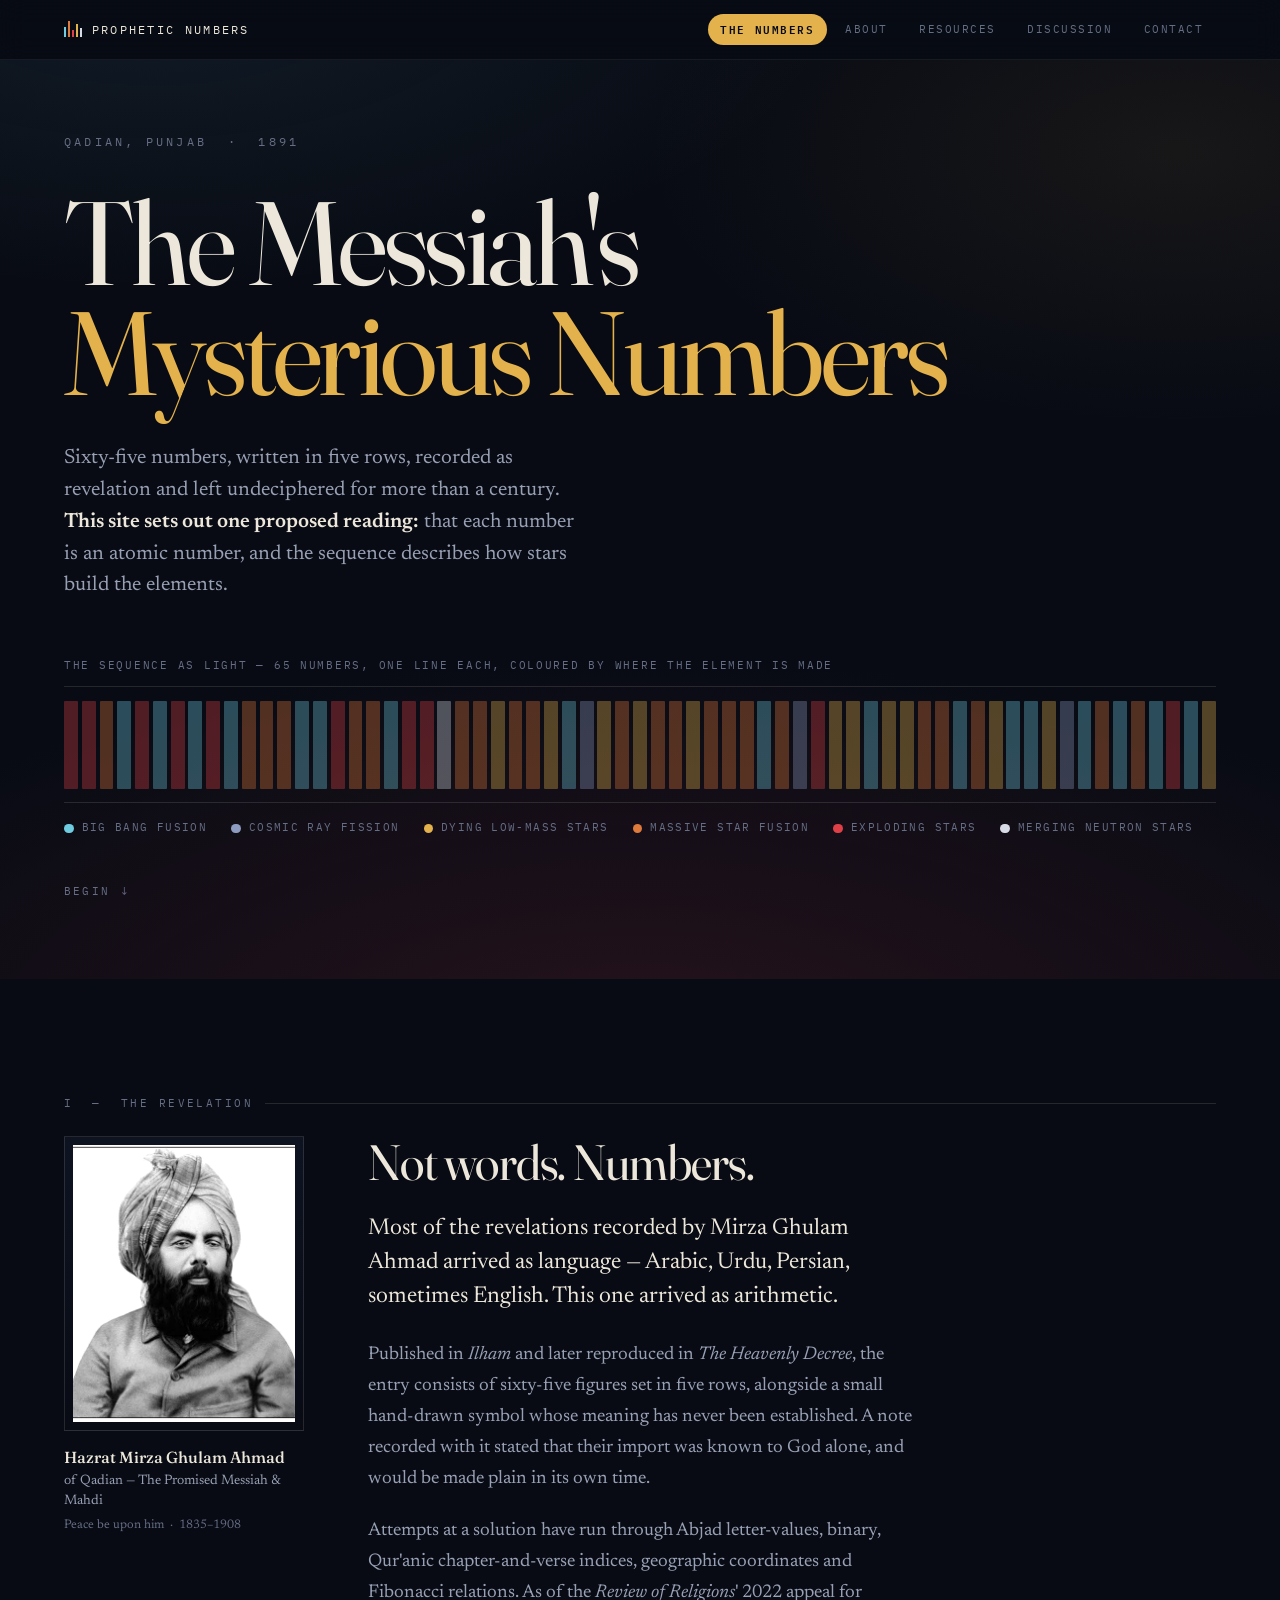
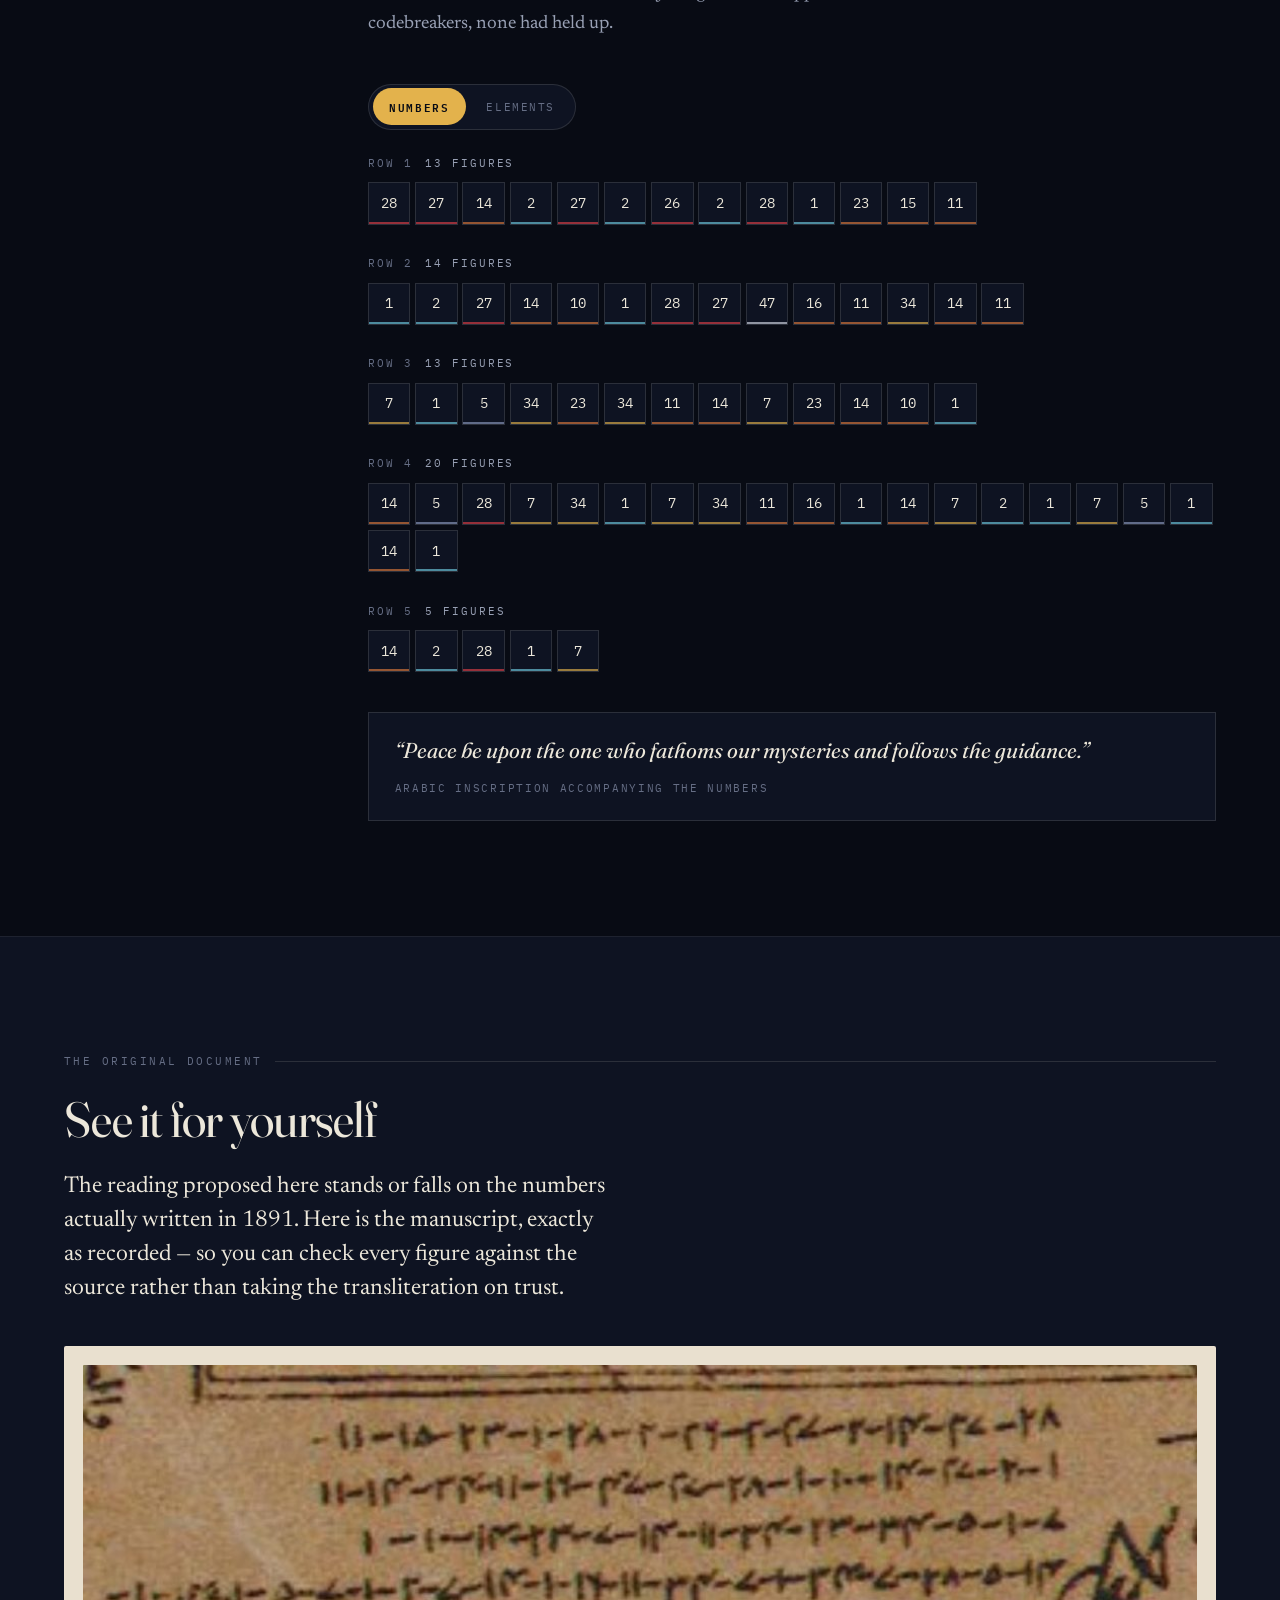
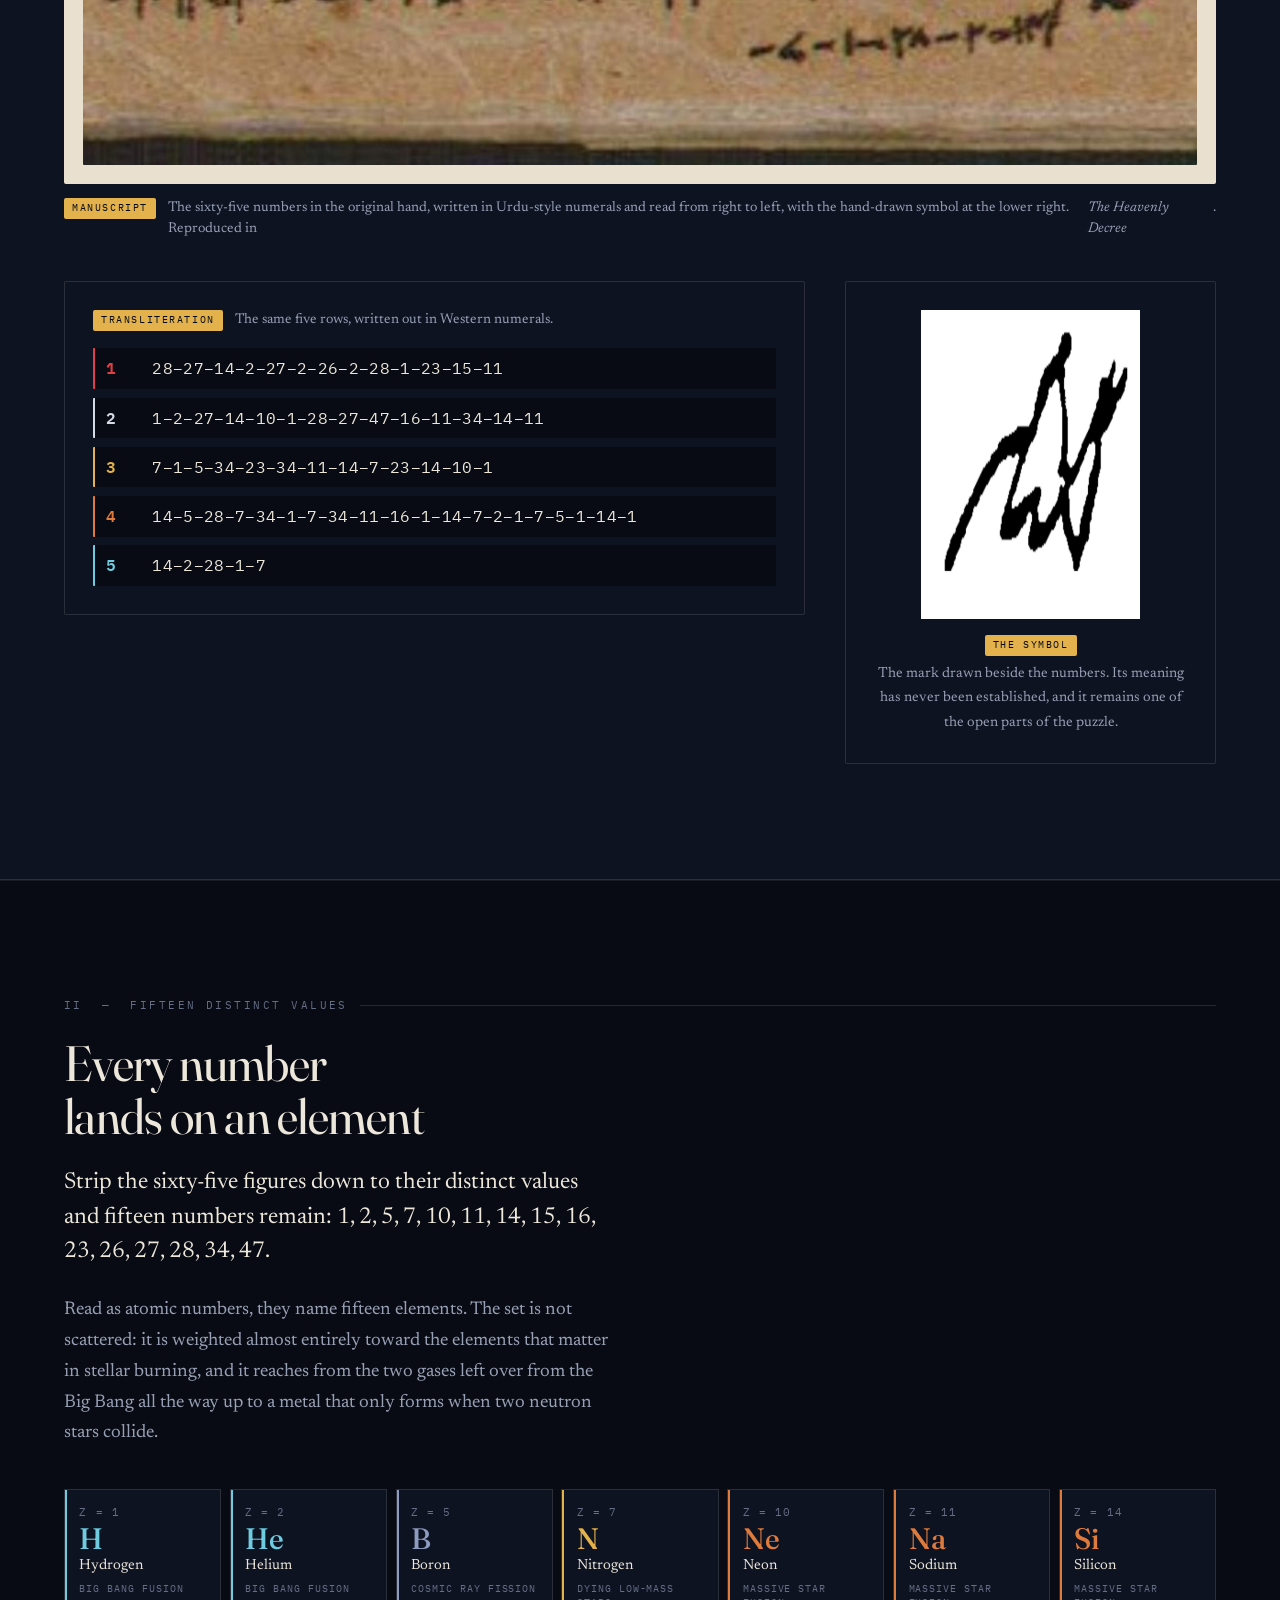
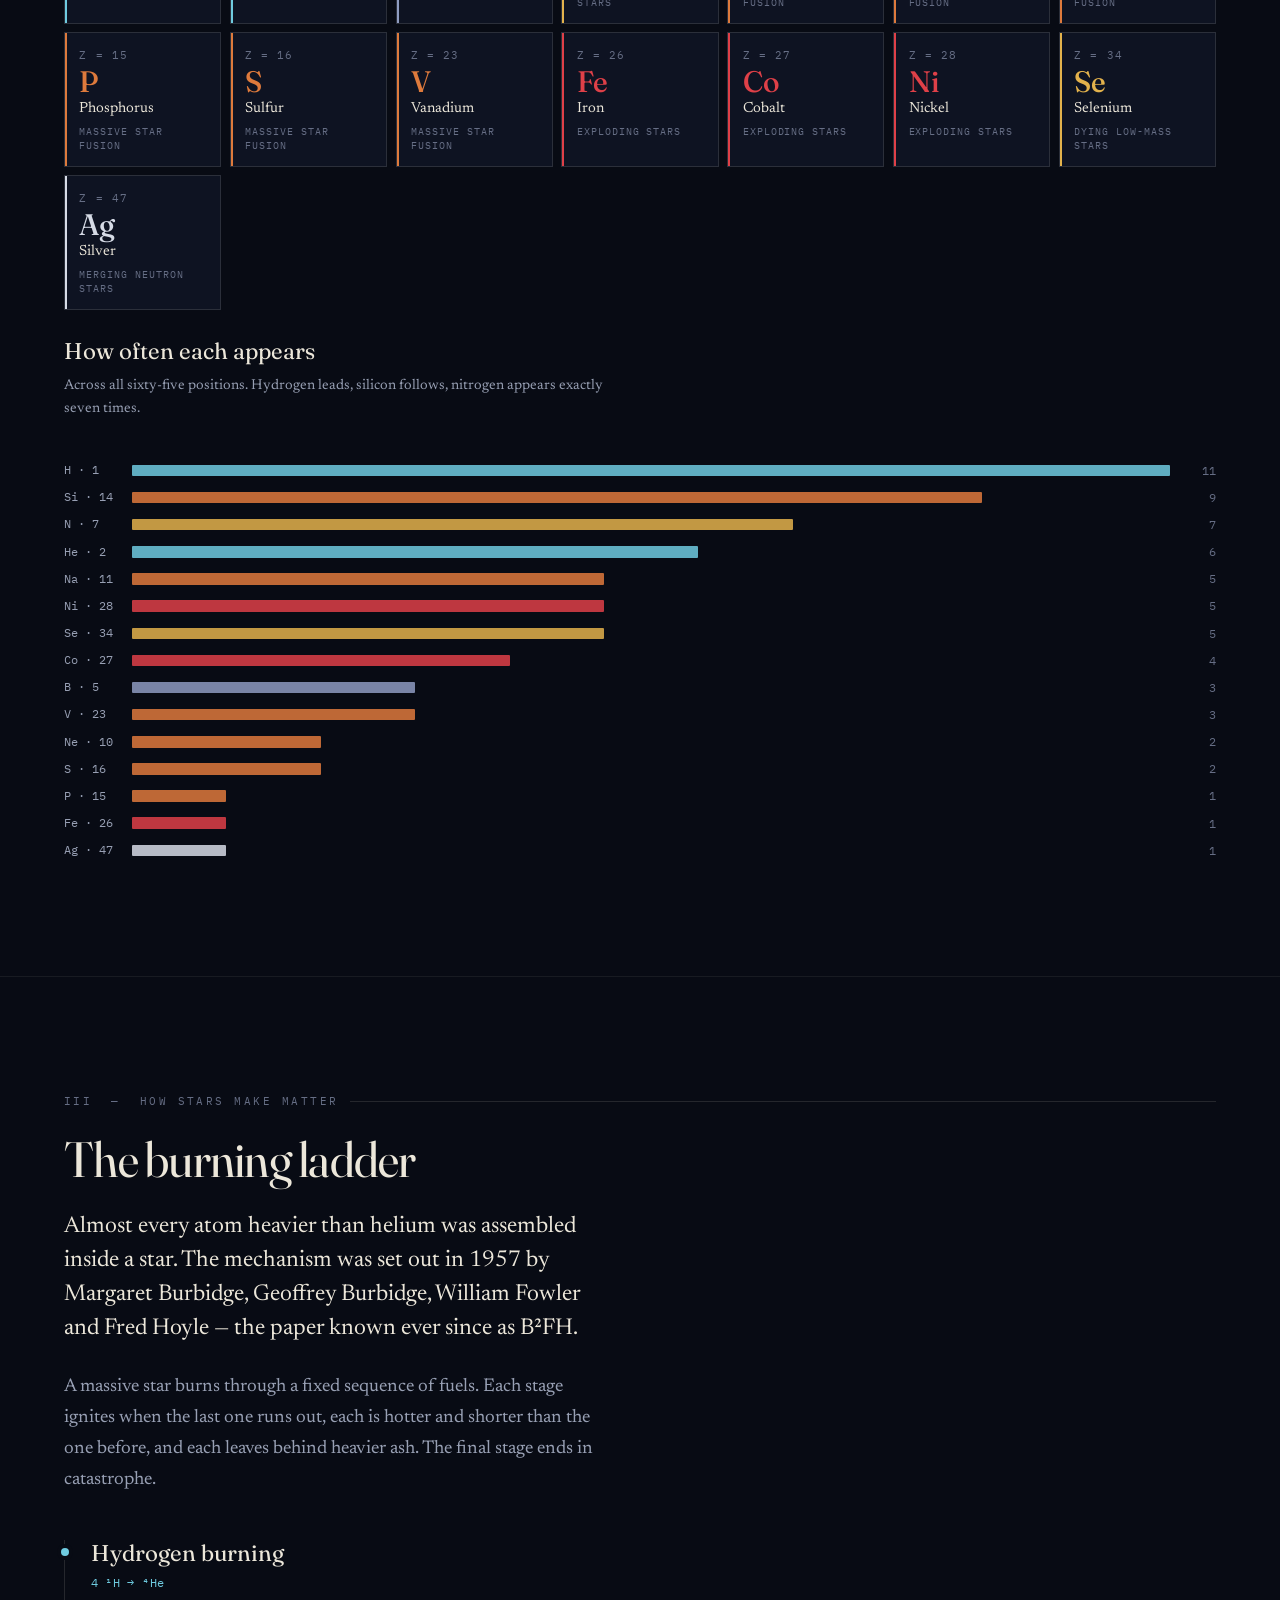
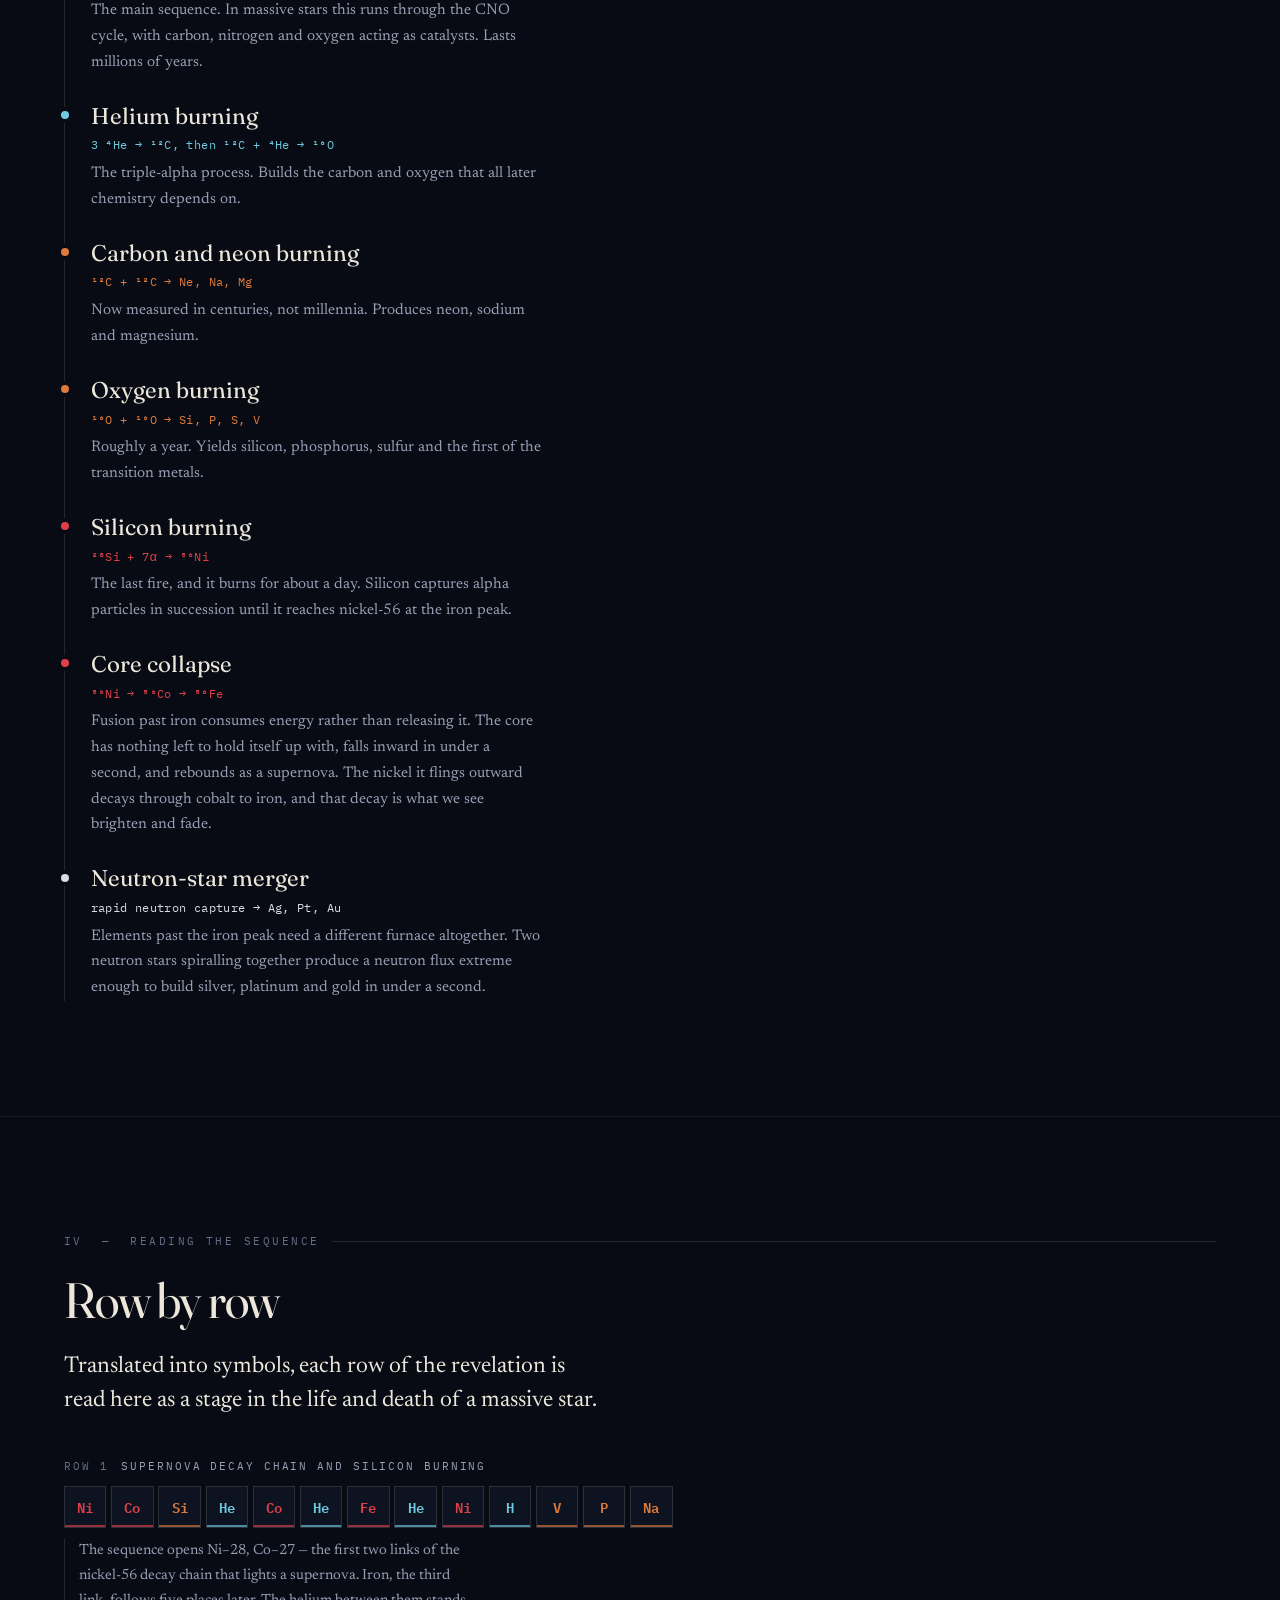
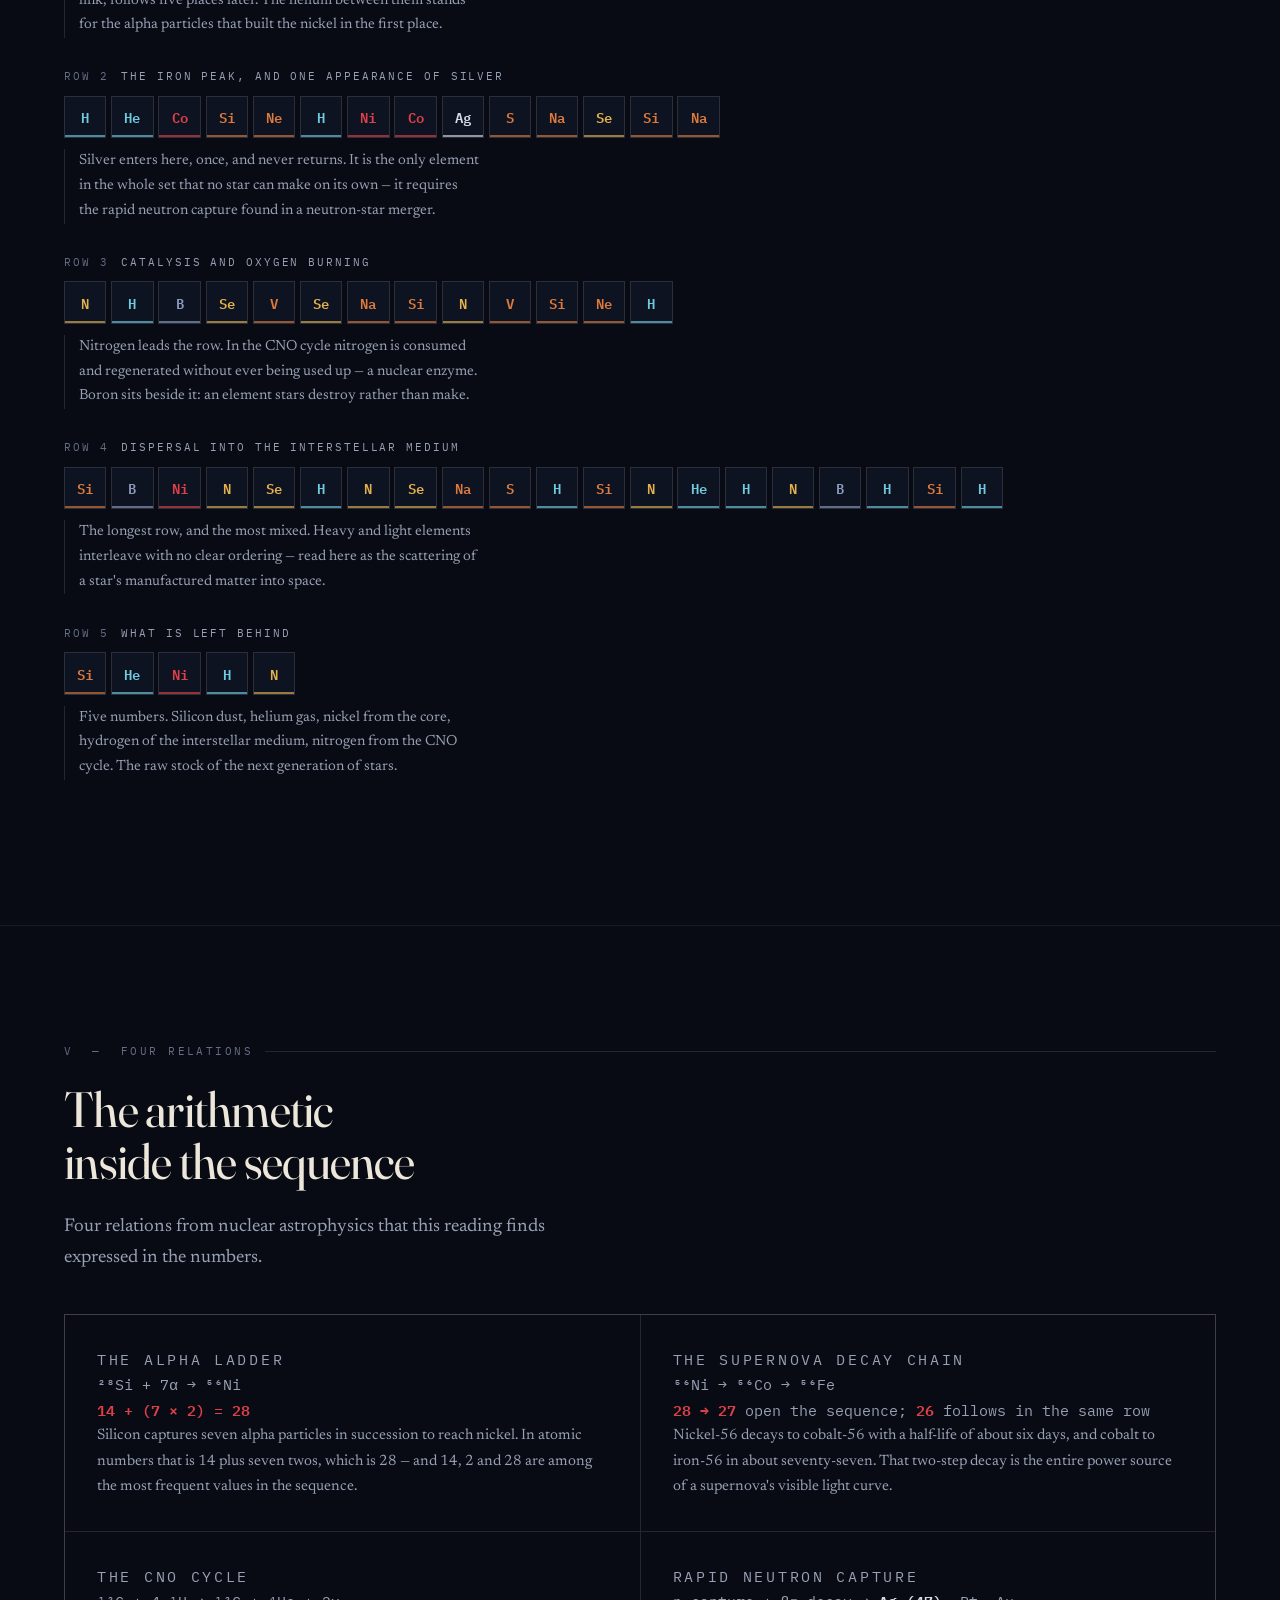
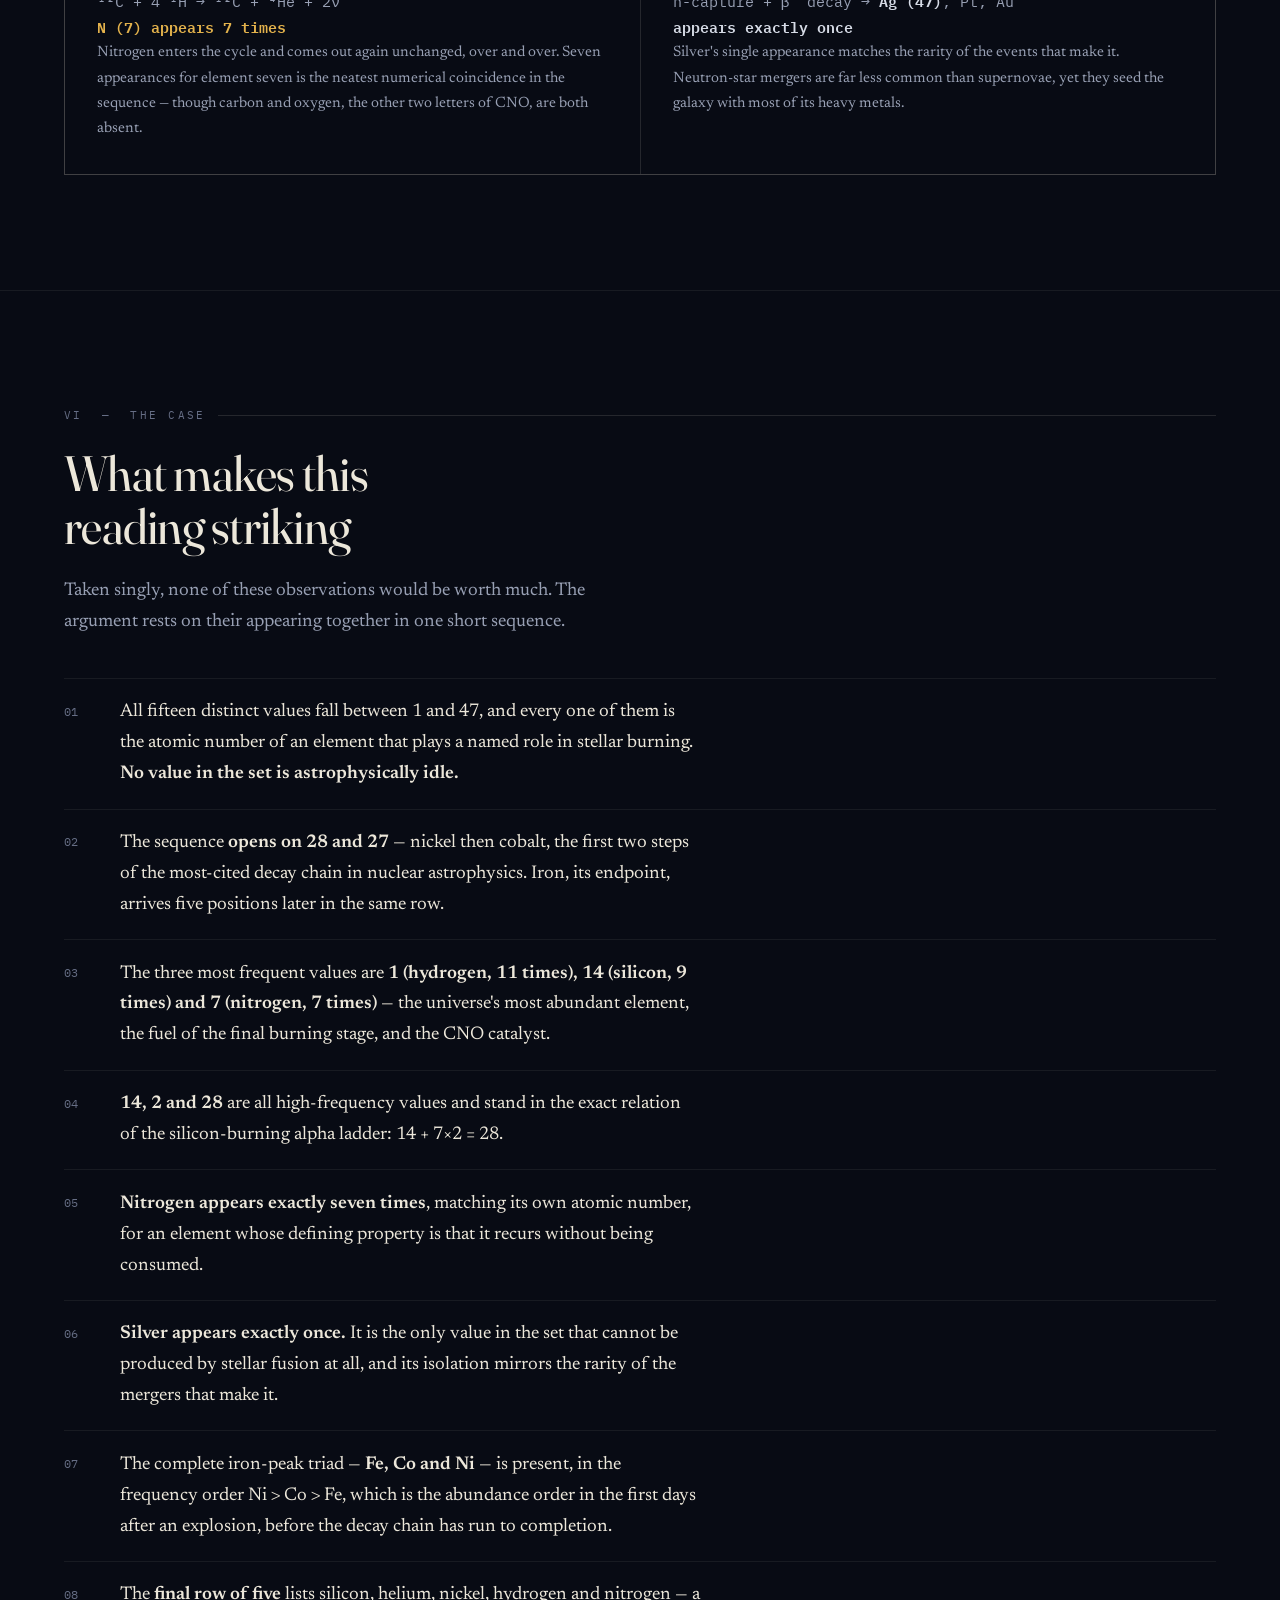
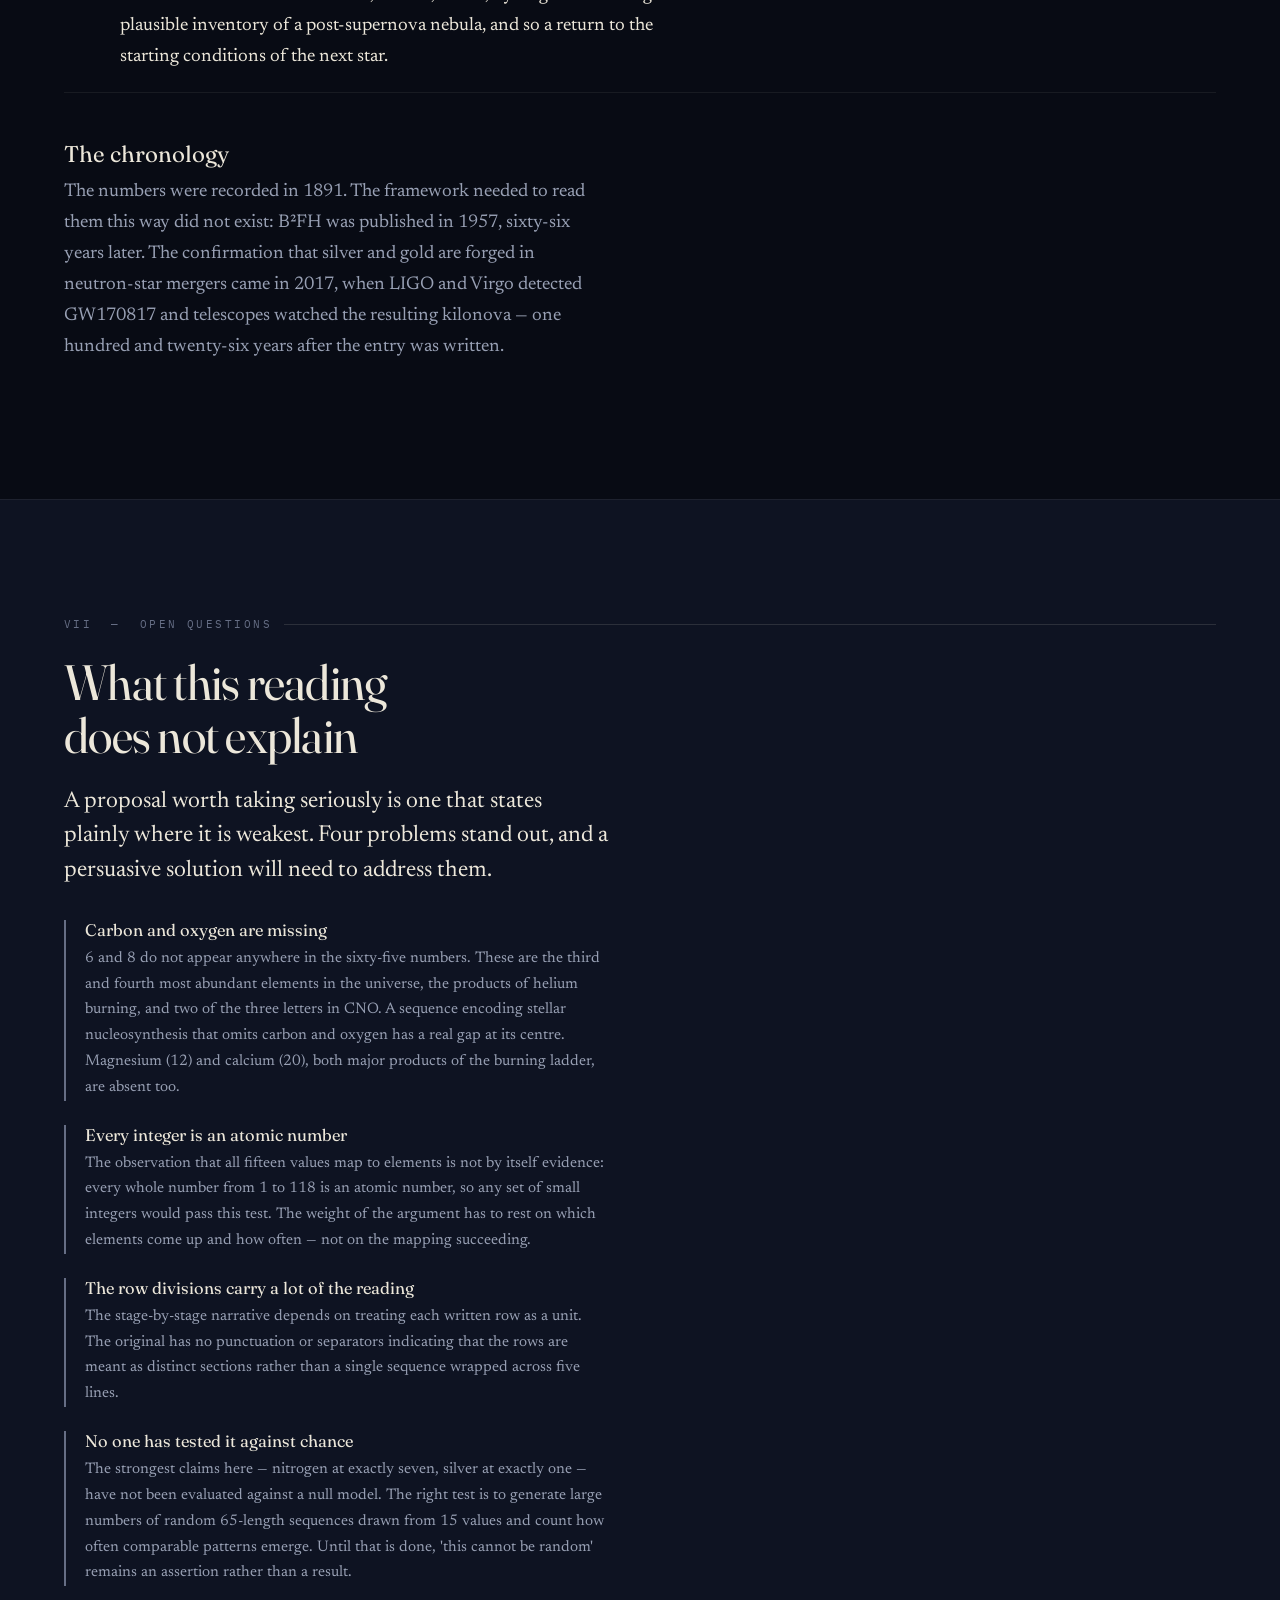
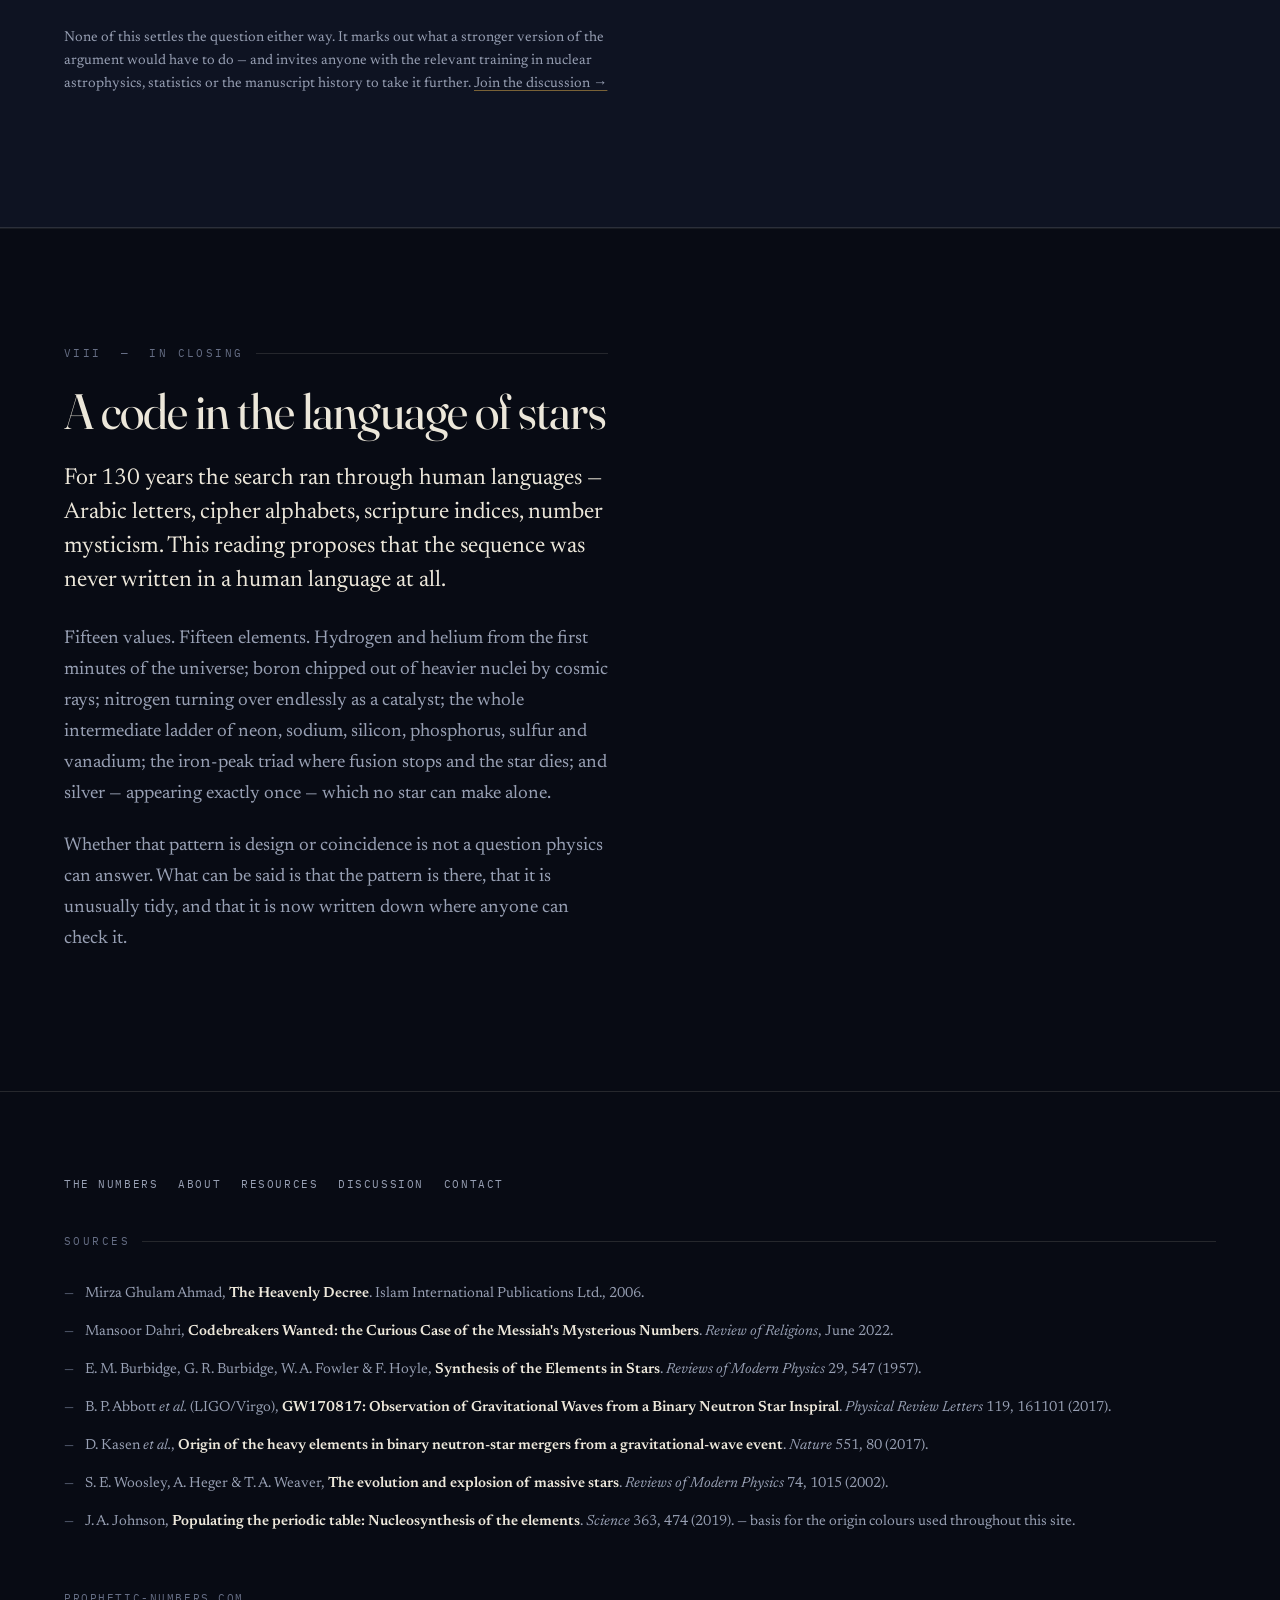
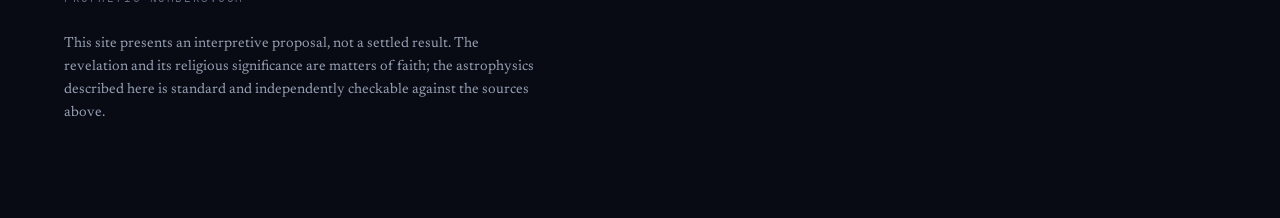
<file: index.html>
<!DOCTYPE html>
<html lang="en">
<head>
<meta charset="utf-8">
<meta name="viewport" content="width=device-width, initial-scale=1">
<title>The Messiah's Mysterious Numbers — A Stellar Nucleosynthesis Reading</title>
<meta name="description" content="In 1891, Hazrat Mirza Ghulam Ahmad of Qadian — founder of the Ahmadiyya Muslim Community (Jamaat Ahmadiyya) and the Promised Messiah — recorded a revelation of sixty-five numbers. This site sets out a proposed reading of the sequence as the atomic numbers of the elements forged inside stars.">
<meta name="keywords" content="Mirza Ghulam Ahmad, Ahmadiyya, Jamaat Ahmadiyya, Ahmadiyya Muslim Community, Qadian, Promised Messiah, Mahdi, Ilham, The Heavenly Decree, prophetic numbers, mysterious numbers, true Islam, Islam and science, stellar nucleosynthesis, revelation, Review of Religions">
<meta name="author" content="Ahmed Jamal">
<meta name="robots" content="index, follow, max-image-preview:large">
<meta property="og:site_name" content="Prophetic Numbers">
<meta property="og:locale" content="en_GB">
<meta property="og:title" content="The Messiah's Mysterious Numbers">
<meta property="og:description" content="Sixty-five numbers recorded in Qadian in 1891 by Hazrat Mirza Ghulam Ahmad, read through the physics of stellar nucleosynthesis.">
<meta property="og:type" content="article">
<meta property="og:url" content="https://prophetic-numbers.com/">
<meta property="og:image" content="https://prophetic-numbers.com/assets/og-image.jpg">
<meta property="og:image:width" content="1200">
<meta property="og:image:height" content="630">
<meta property="og:image:alt" content="Hazrat Mirza Ghulam Ahmad of Qadian, and the sequence of sixty-five numbers.">
<meta name="twitter:card" content="summary_large_image">
<meta name="twitter:title" content="The Messiah's Mysterious Numbers">
<meta name="twitter:description" content="A revelation of sixty-five numbers, recorded in Qadian in 1891, read through the physics of the stars.">
<meta name="twitter:image" content="https://prophetic-numbers.com/assets/og-image.jpg">
<meta name="theme-color" content="#080B14">
<!-- google-site-verification goes here -->
<link rel="canonical" href="https://prophetic-numbers.com/">
<link rel="preconnect" href="https://fonts.googleapis.com">
<link rel="preconnect" href="https://fonts.gstatic.com" crossorigin>
<link href="https://fonts.googleapis.com/css2?family=Fraunces:ital,opsz,wght@0,9..144,300..900;1,9..144,300..900&family=Newsreader:ital,opsz,wght@0,6..72,200..700;1,6..72,200..700&family=IBM+Plex+Mono:wght@400;500;600&display=swap" rel="stylesheet">
<link rel="stylesheet" href="/styles.css">
<link rel="icon" href="data:image/svg+xml,<svg xmlns='http://www.w3.org/2000/svg' viewBox='0 0 32 32'><rect width='32' height='32' fill='%23080B14'/><g fill='%23E3B24C'><rect x='5' y='8' width='1.5' height='16'/><rect x='10' y='8' width='1.5' height='16'/><rect x='13' y='8' width='1.5' height='16' fill='%23DF4048'/><rect x='19' y='8' width='1.5' height='16'/><rect x='24' y='8' width='1.5' height='16' fill='%236FCBE0'/></g></svg>">
<script type="application/ld+json">
{
  "@context": "https://schema.org",
  "@graph": [
    {
      "@type": "WebSite",
      "@id": "https://prophetic-numbers.com/#website",
      "url": "https://prophetic-numbers.com/",
      "name": "Prophetic Numbers",
      "description": "A stellar-nucleosynthesis reading of the sixty-five numbers revealed to Hazrat Mirza Ghulam Ahmad of Qadian in 1891.",
      "inLanguage": "en"
    },
    {
      "@type": "Article",
      "@id": "https://prophetic-numbers.com/#article",
      "isPartOf": { "@id": "https://prophetic-numbers.com/#website" },
      "headline": "The Messiah's Mysterious Numbers: A Stellar Nucleosynthesis Reading",
      "description": "A proposed reading of a 19th-century revelation of sixty-five numbers as the atomic numbers of the elements forged inside stars.",
      "image": "https://prophetic-numbers.com/assets/og-image.jpg",
      "author": { "@type": "Person", "name": "Ahmed Jamal" },
      "inLanguage": "en",
      "about": [
        { "@type": "Person", "name": "Mirza Ghulam Ahmad", "alternateName": "The Promised Messiah", "birthDate": "1835", "deathDate": "1908", "birthPlace": "Qadian, Punjab" },
        { "@type": "Organization", "name": "Ahmadiyya Muslim Community", "alternateName": ["Jamaat Ahmadiyya", "Ahmadiyya"] },
        { "@type": "Thing", "name": "Stellar nucleosynthesis" }
      ],
      "keywords": "Mirza Ghulam Ahmad, Ahmadiyya, Jamaat Ahmadiyya, Qadian, Promised Messiah, Mahdi, prophetic numbers, Islam and science, stellar nucleosynthesis"
    }
  ]
}
</script>
</head>
<body>

<nav class="nav">
  <div class="wrap nav-inner">
    <a class="brand" href="/"><span class="mark" aria-hidden="true"></span> Prophetic Numbers</a>
    <ul class="nav-links">
      <li><a href="/" aria-current="page">The Numbers</a></li>
      <li><a href="/about">About</a></li>
      <li><a href="/resources">Resources</a></li>
      <li><a href="/discuss">Discussion</a></li>
      <li><a href="/contact">Contact</a></li>
    </ul>
  </div>
</nav>

<header class="hero">
  <div class="wrap">
    <p class="hero-place">Qadian, Punjab &nbsp;·&nbsp; 1891</p>
    <h1>The Messiah's <em>Mysterious Numbers</em></h1>
    <p class="hero-sub">
      Sixty-five numbers, written in five rows, recorded as revelation and left undeciphered for
      more than a century. <strong>This site sets out one proposed reading:</strong> that each number
      is an atomic number, and the sequence describes how stars build the elements.
    </p>
    <div class="spectrum-holder">
      <p class="spectrum-caption">The sequence as light — 65 numbers, one line each, coloured by where the element is made</p>
      <ul class="spectrum" id="spectrum" aria-label="The sixty-five numbers rendered as spectral lines"></ul>
      <div class="spectrum-key" id="spectrumKey"></div>
    </div>
    <a class="scroll-cue" href="#revelation">Begin <span>&darr;</span></a>
  </div>
</header>

<section class="band" id="revelation">
  <div class="wrap">
    <p class="eyebrow">I &nbsp;—&nbsp; The Revelation</p>
    <div class="reveal-grid">
      <figure class="portrait-fig rise">
        <div class="portrait-frame">
          <img src="/assets/portrait.jpg" width="468" height="560"
               alt="Portrait photograph of Hazrat Mirza Ghulam Ahmad of Qadian.">
        </div>
        <figcaption>
          <b>Hazrat Mirza Ghulam Ahmad</b>
          of Qadian — The Promised Messiah &amp; Mahdi
          <em>Peace be upon him &nbsp;·&nbsp; 1835–1908</em>
        </figcaption>
      </figure>

      <div>
        <h2 class="rise">Not words. Numbers.</h2>
        <div class="narrow flush rise">
          <p class="lede">
            Most of the revelations recorded by Mirza Ghulam Ahmad arrived as language — Arabic,
            Urdu, Persian, sometimes English. This one arrived as arithmetic.
          </p>
          <p class="dim">
            Published in <em>Ilham</em> and later reproduced in <em>The Heavenly Decree</em>, the
            entry consists of sixty-five figures set in five rows, alongside a small hand-drawn
            symbol whose meaning has never been established. A note recorded with it stated that
            their import was known to God alone, and would be made plain in its own time.
          </p>
          <p class="dim">
            Attempts at a solution have run through Abjad letter-values, binary, Qur'anic
            chapter-and-verse indices, geographic coordinates and Fibonacci relations. As of the
            <em>Review of Religions</em>' 2022 appeal for codebreakers, none had held up.
          </p>
        </div>

        <div class="rise" style="margin-top:2.75rem">
          <div class="switch" role="group" aria-label="Display mode">
            <button type="button" id="btnNum" aria-pressed="true">Numbers</button>
            <button type="button" id="btnEl" aria-pressed="false">Elements</button>
          </div>
          <div id="rows"></div>
        </div>

        <div class="arabic-note rise">
          <p>&ldquo;Peace be upon the one who fathoms our mysteries and follows the guidance.&rdquo;</p>
          <div class="attrib">Arabic inscription accompanying the numbers</div>
        </div>
      </div>
    </div>
  </div>
</section>

<section class="band caveat" id="document">
  <div class="wrap">
    <p class="eyebrow">The Original Document</p>
    <div class="narrow flush">
      <h2 class="rise">See it for yourself</h2>
      <p class="lede rise">
        The reading proposed here stands or falls on the numbers actually written in 1891. Here is
        the manuscript, exactly as recorded — so you can check every figure against the source
        rather than taking the transliteration on trust.
      </p>
    </div>

    <figure class="manuscript-fig rise">
      <div class="manuscript-plate">
        <img src="/assets/manuscript.jpg" width="1100" height="395"
             alt="The original manuscript: five rows of numbers hand-written in Urdu-style numerals, reading right to left, with a hand-drawn symbol at the lower right.">
      </div>
      <figcaption class="fig-cap">
        <span class="tag">Manuscript</span>
        The sixty-five numbers in the original hand, written in Urdu-style numerals and read from
        right to left, with the hand-drawn symbol at the lower right. Reproduced in
        <em>The Heavenly Decree</em>.
      </figcaption>
    </figure>

    <div class="doc-pair">
      <div class="transcript-card rise">
        <figcaption class="fig-cap">
          <span class="tag">Transliteration</span>
          The same five rows, written out in Western numerals.
        </figcaption>
        <div class="transcript-rows">
          <div class="tr-row" style="--c:var(--ironpeak)"><b>1</b> &nbsp; 28–27–14–2–27–2–26–2–28–1–23–15–11</div>
          <div class="tr-row" style="--c:var(--merger)"><b>2</b> &nbsp; 1–2–27–14–10–1–28–27–47–16–11–34–14–11</div>
          <div class="tr-row" style="--c:var(--lowmass)"><b>3</b> &nbsp; 7–1–5–34–23–34–11–14–7–23–14–10–1</div>
          <div class="tr-row" style="--c:var(--fusion)"><b>4</b> &nbsp; 14–5–28–7–34–1–7–34–11–16–1–14–7–2–1–7–5–1–14–1</div>
          <div class="tr-row" style="--c:var(--bigbang)"><b>5</b> &nbsp; 14–2–28–1–7</div>
        </div>
      </div>

      <div class="seal-card rise">
        <img class="seal-img" src="/assets/scribble-light.png" width="465" height="309"
             alt="The hand-drawn symbol that accompanies the numbers, shown in detail.">
        <figcaption class="fig-cap">
          <span class="tag">The symbol</span>
        </figcaption>
        <p>
          The mark drawn beside the numbers. Its meaning has never been established, and it remains
          one of the open parts of the puzzle.
        </p>
      </div>
    </div>
  </div>
</section>

<section class="band" id="elements">
  <div class="wrap">
    <p class="eyebrow">II &nbsp;—&nbsp; Fifteen Distinct Values</p>
    <div class="narrow flush">
      <h2 class="rise">Every number lands on an element</h2>
      <p class="lede rise">
        Strip the sixty-five figures down to their distinct values and fifteen numbers remain:
        1, 2, 5, 7, 10, 11, 14, 15, 16, 23, 26, 27, 28, 34, 47.
      </p>
      <p class="dim rise">
        Read as atomic numbers, they name fifteen elements. The set is not scattered: it is
        weighted almost entirely toward the elements that matter in stellar burning, and it
        reaches from the two gases left over from the Big Bang all the way up to a metal that
        only forms when two neutron stars collide.
      </p>
    </div>
    <ul class="el-grid" id="elGrid"></ul>
    <div class="narrow flush rise">
      <h3>How often each appears</h3>
      <p class="small">Across all sixty-five positions. Hydrogen leads, silicon follows, nitrogen appears exactly seven times.</p>
    </div>
    <ul class="freq" id="freq"></ul>
  </div>
</section>

<section class="band" id="physics">
  <div class="wrap">
    <p class="eyebrow">III &nbsp;—&nbsp; How Stars Make Matter</p>
    <div class="narrow flush">
      <h2 class="rise">The burning ladder</h2>
      <p class="lede rise">
        Almost every atom heavier than helium was assembled inside a star. The mechanism was set
        out in 1957 by Margaret Burbidge, Geoffrey Burbidge, William Fowler and Fred Hoyle — the
        paper known ever since as B²FH.
      </p>
      <p class="dim rise">
        A massive star burns through a fixed sequence of fuels. Each stage ignites when the last
        one runs out, each is hotter and shorter than the one before, and each leaves behind
        heavier ash. The final stage ends in catastrophe.
      </p>
    </div>
    <ul class="ladder rise" id="ladder"></ul>
  </div>
</section>

<section class="band" id="reading">
  <div class="wrap">
    <p class="eyebrow">IV &nbsp;—&nbsp; Reading the Sequence</p>
    <div class="narrow flush">
      <h2 class="rise">Row by row</h2>
      <p class="lede rise">
        Translated into symbols, each row of the revelation is read here as a stage in the life
        and death of a massive star.
      </p>
    </div>
    <div id="readingRows" style="margin-top:2.5rem"></div>
  </div>
</section>

<section class="band" id="equations">
  <div class="wrap">
    <p class="eyebrow">V &nbsp;—&nbsp; Four Relations</p>
    <div class="narrow flush">
      <h2 class="rise">The arithmetic inside the sequence</h2>
      <p class="dim rise">Four relations from nuclear astrophysics that this reading finds expressed in the numbers.</p>
    </div>
    <div class="eqs rise" id="eqs"></div>
  </div>
</section>

<section class="band" id="case">
  <div class="wrap">
    <p class="eyebrow">VI &nbsp;—&nbsp; The Case</p>
    <div class="narrow flush">
      <h2 class="rise">What makes this reading striking</h2>
      <p class="dim rise">
        Taken singly, none of these observations would be worth much. The argument rests on their
        appearing together in one short sequence.
      </p>
    </div>
    <ol class="claims rise" id="claims"></ol>
    <div class="narrow flush rise" style="margin-top:3rem">
      <h3>The chronology</h3>
      <p class="dim">
        The numbers were recorded in 1891. The framework needed to read them this way did not
        exist: B²FH was published in 1957, sixty-six years later. The confirmation that silver and
        gold are forged in neutron-star mergers came in 2017, when LIGO and Virgo detected
        GW170817 and telescopes watched the resulting kilonova — one hundred and twenty-six years
        after the entry was written.
      </p>
    </div>
  </div>
</section>

<section class="band caveat" id="questions">
  <div class="wrap">
    <p class="eyebrow">VII &nbsp;—&nbsp; Open Questions</p>
    <div class="narrow flush">
      <h2 class="rise">What this reading does not explain</h2>
      <p class="lede rise">
        A proposal worth taking seriously is one that states plainly where it is weakest. Four
        problems stand out, and a persuasive solution will need to address them.
      </p>
    </div>
    <ul class="qs rise" id="qs"></ul>
    <div class="narrow flush rise" style="margin-top:2.5rem">
      <p class="small">
        None of this settles the question either way. It marks out what a stronger version of the
        argument would have to do — and invites anyone with the relevant training in nuclear
        astrophysics, statistics or the manuscript history to take it further.
        <a href="/discuss">Join the discussion &rarr;</a>
      </p>
    </div>
  </div>
</section>

<section class="band" id="close">
  <div class="wrap">
   <div class="narrow flush">
    <p class="eyebrow">VIII &nbsp;—&nbsp; In Closing</p>
    <h2 class="rise">A code in the language of stars</h2>
    <p class="lede rise">
      For 130 years the search ran through human languages — Arabic letters, cipher alphabets,
      scripture indices, number mysticism. This reading proposes that the sequence was never
      written in a human language at all.
    </p>
    <p class="dim rise">
      Fifteen values. Fifteen elements. Hydrogen and helium from the first minutes of the
      universe; boron chipped out of heavier nuclei by cosmic rays; nitrogen turning over
      endlessly as a catalyst; the whole intermediate ladder of neon, sodium, silicon, phosphorus,
      sulfur and vanadium; the iron-peak triad where fusion stops and the star dies; and silver —
      appearing exactly once — which no star can make alone.
    </p>
    <p class="dim rise">
      Whether that pattern is design or coincidence is not a question physics can answer. What can
      be said is that the pattern is there, that it is unusually tidy, and that it is now written
      down where anyone can check it.
    </p>
   </div>
  </div>
</section>

<footer class="site-foot">
  <div class="wrap">
    <ul class="foot-nav">
      <li><a href="/">The Numbers</a></li>
      <li><a href="/about">About</a></li>
      <li><a href="/resources">Resources</a></li>
      <li><a href="/discuss">Discussion</a></li>
      <li><a href="/contact">Contact</a></li>
    </ul>

    <p class="eyebrow">Sources</p>
    <ul class="refs">
      <li>Mirza Ghulam Ahmad, <b>The Heavenly Decree</b>. Islam International Publications Ltd., 2006.</li>
      <li>Mansoor Dahri, <b>Codebreakers Wanted: the Curious Case of the Messiah's Mysterious Numbers</b>. <em>Review of Religions</em>, June 2022.</li>
      <li>E. M. Burbidge, G. R. Burbidge, W. A. Fowler &amp; F. Hoyle, <b>Synthesis of the Elements in Stars</b>. <em>Reviews of Modern Physics</em> 29, 547 (1957).</li>
      <li>B. P. Abbott <em>et al.</em> (LIGO/Virgo), <b>GW170817: Observation of Gravitational Waves from a Binary Neutron Star Inspiral</b>. <em>Physical Review Letters</em> 119, 161101 (2017).</li>
      <li>D. Kasen <em>et al.</em>, <b>Origin of the heavy elements in binary neutron-star mergers from a gravitational-wave event</b>. <em>Nature</em> 551, 80 (2017).</li>
      <li>S. E. Woosley, A. Heger &amp; T. A. Weaver, <b>The evolution and explosion of massive stars</b>. <em>Reviews of Modern Physics</em> 74, 1015 (2002).</li>
      <li>J. A. Johnson, <b>Populating the periodic table: Nucleosynthesis of the elements</b>. <em>Science</em> 363, 474 (2019). — basis for the origin colours used throughout this site.</li>
    </ul>

    <div class="colophon" style="margin-top:3.5rem">
      <span>prophetic-numbers.com</span>
    </div>
    <p class="small" style="margin-top:1.5rem;max-width:60ch">
      This site presents an interpretive proposal, not a settled result. The revelation and its
      religious significance are matters of faith; the astrophysics described here is standard and
      independently checkable against the sources above.
    </p>
  </div>
</footer>

<script src="/site.js"></script>
</body>
</html>
</file>
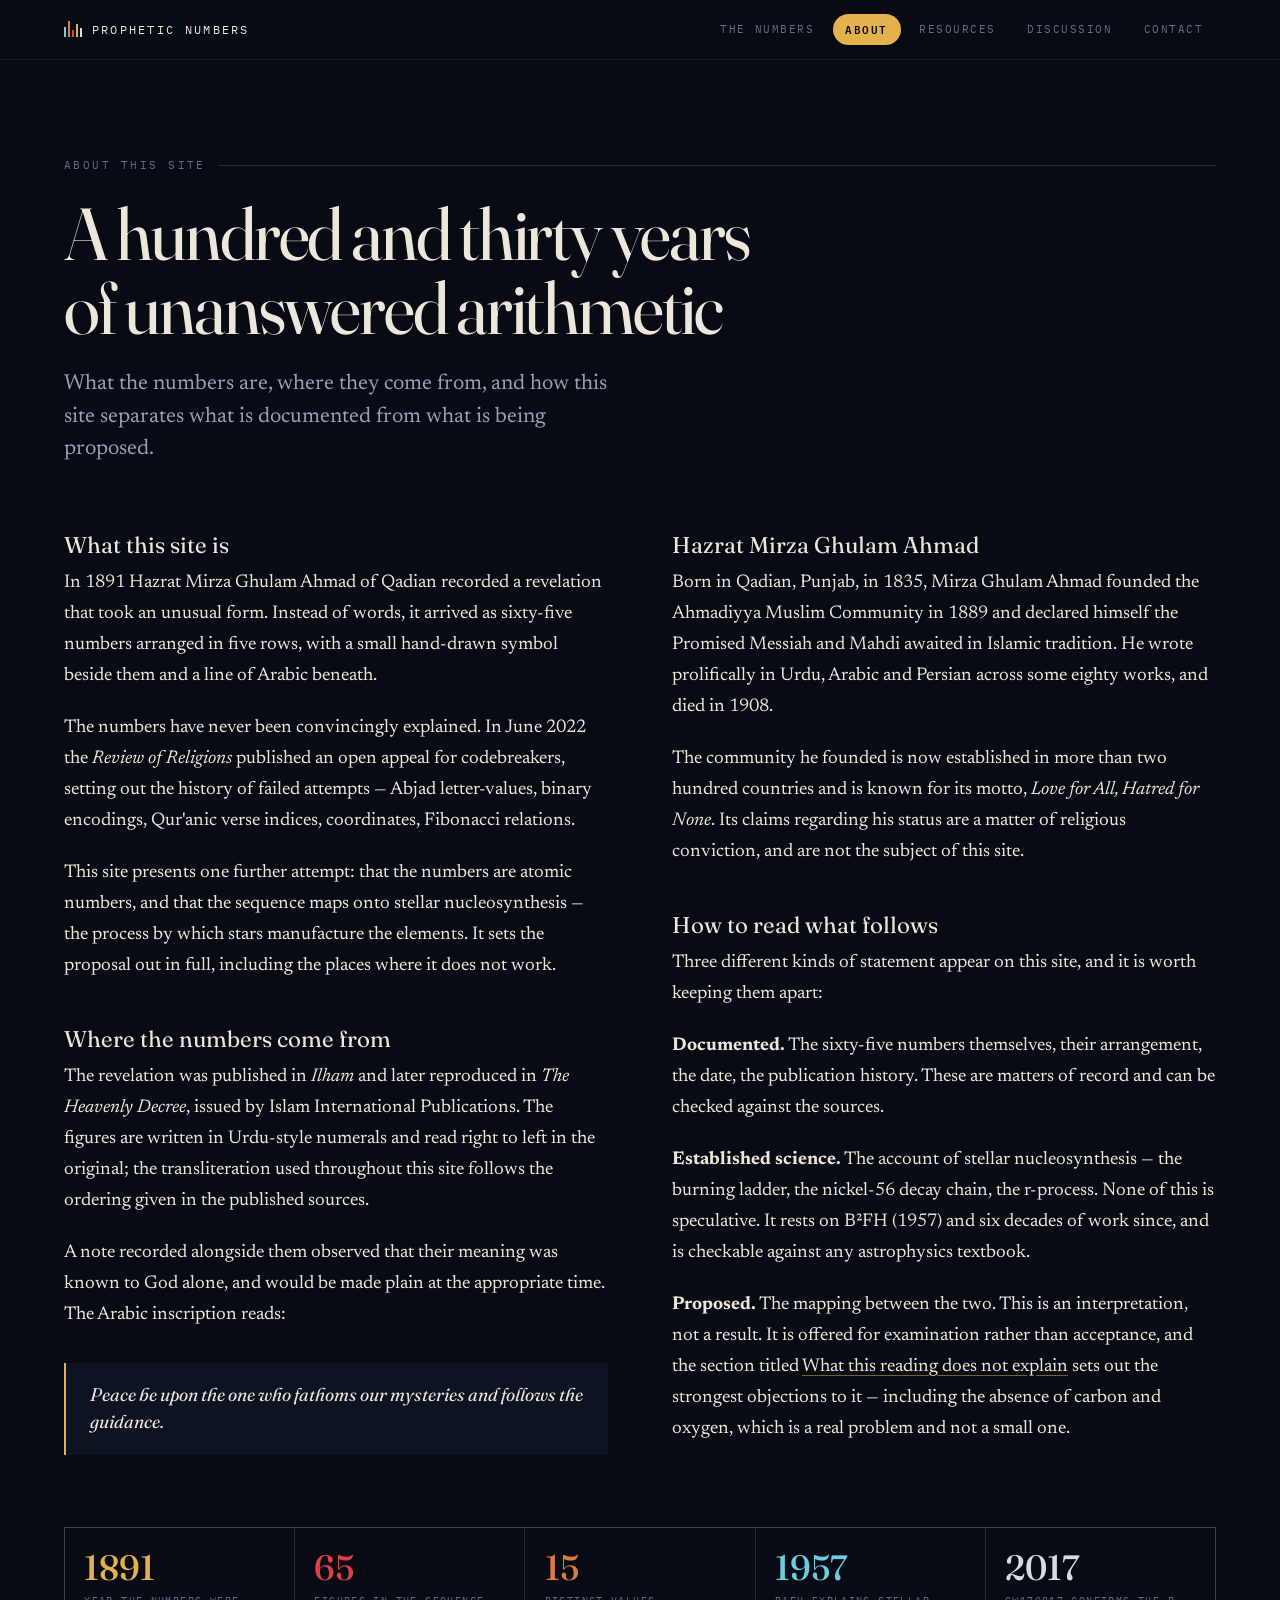
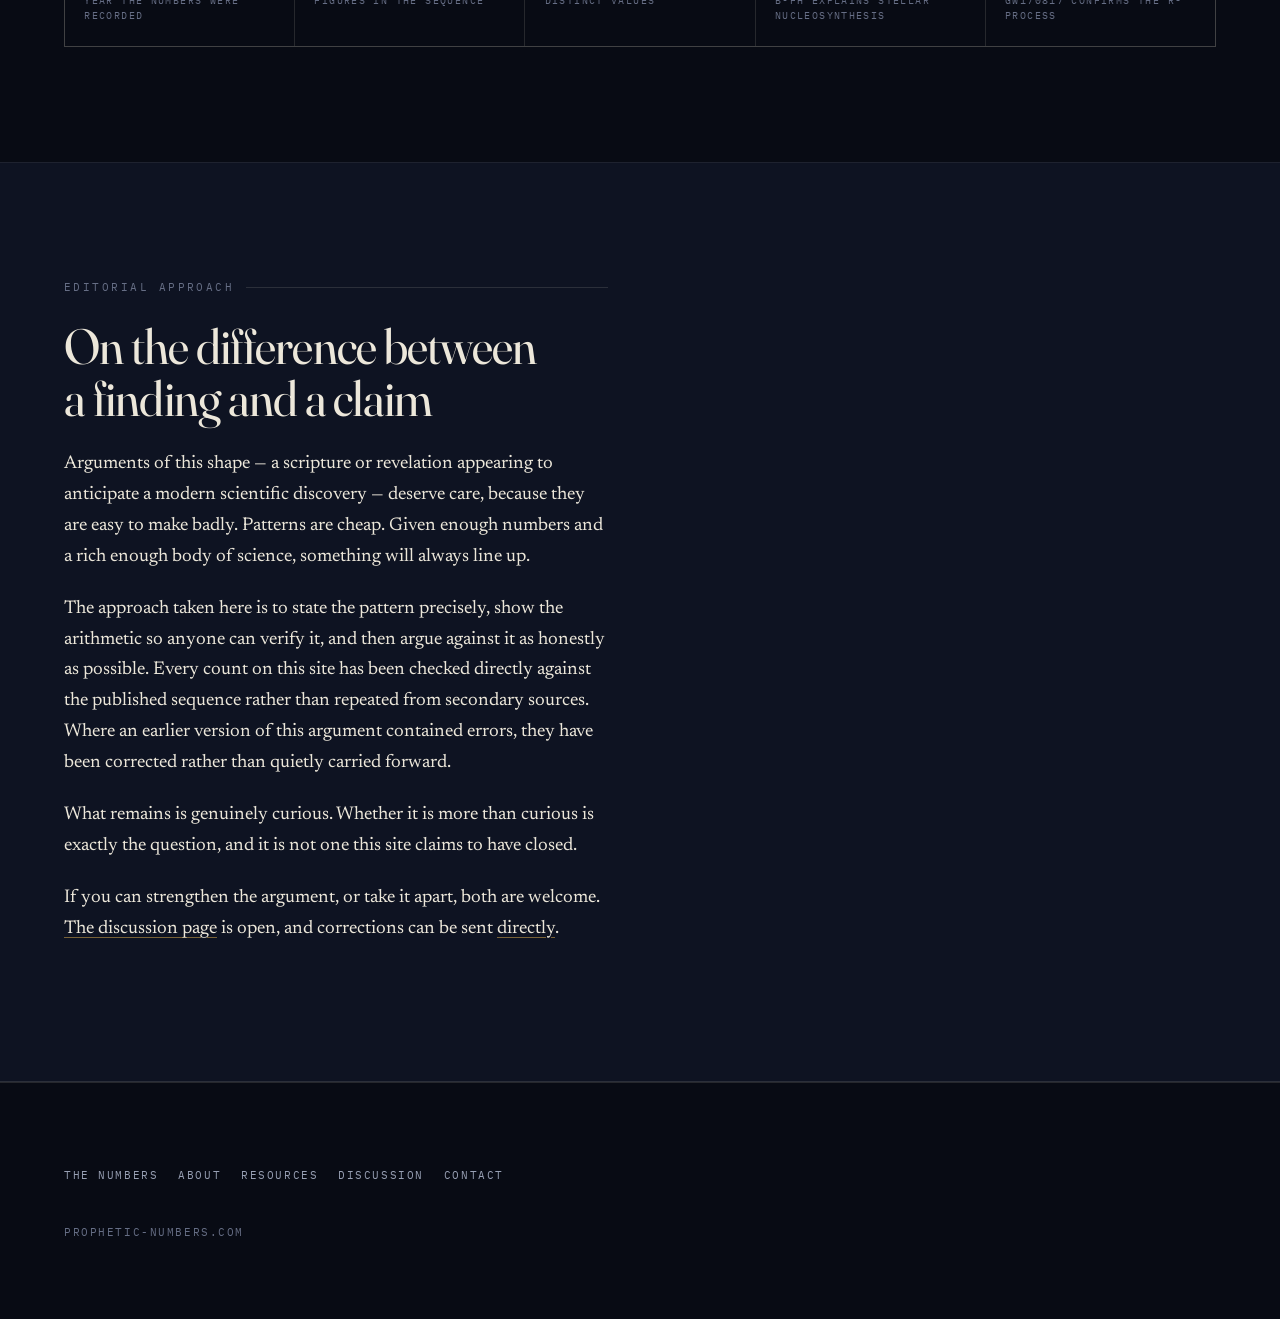
<file: about.html>
<!DOCTYPE html>
<html lang="en">
<head>
<meta charset="utf-8">
<meta name="viewport" content="width=device-width, initial-scale=1">
<title>About — Prophetic Numbers</title>
<meta name="description" content="Where the sixty-five numbers come from, who recorded them, and how this site handles the difference between what is documented, what is established physics, and what is proposed.">
<meta property="og:title" content="About — Prophetic Numbers">
<meta property="og:description" content="The provenance of the revelation, and the editorial stance of this site.">
<meta property="og:type" content="website">
<meta name="keywords" content="Mirza Ghulam Ahmad, Ahmadiyya, Jamaat Ahmadiyya, Ahmadiyya Muslim Community, Qadian, Promised Messiah, Mahdi, true Islam, prophetic numbers, Ilham, The Heavenly Decree, Review of Religions, Islam and science, provenance">
<meta name="author" content="Ahmed Jamal">
<meta name="robots" content="index, follow, max-image-preview:large">
<meta property="og:site_name" content="Prophetic Numbers">
<meta property="og:locale" content="en_GB">
<meta property="og:image" content="https://prophetic-numbers.com/assets/og-image.jpg">
<meta name="twitter:card" content="summary_large_image">
<meta name="twitter:title" content="About — Prophetic Numbers">
<meta name="twitter:description" content="Where the sixty-five numbers come from, and how this site separates the documented from the proposed.">
<meta name="twitter:image" content="https://prophetic-numbers.com/assets/og-image.jpg">
<meta name="theme-color" content="#080B14">
<link rel="canonical" href="https://prophetic-numbers.com/about">
<link rel="preconnect" href="https://fonts.googleapis.com">
<link rel="preconnect" href="https://fonts.gstatic.com" crossorigin>
<link href="https://fonts.googleapis.com/css2?family=Fraunces:ital,opsz,wght@0,9..144,300..900;1,9..144,300..900&family=Newsreader:ital,opsz,wght@0,6..72,200..700;1,6..72,200..700&family=IBM+Plex+Mono:wght@400;500;600&display=swap" rel="stylesheet">
<link rel="stylesheet" href="/styles.css">
<link rel="icon" href="data:image/svg+xml,<svg xmlns='http://www.w3.org/2000/svg' viewBox='0 0 32 32'><rect width='32' height='32' fill='%23080B14'/><g fill='%23E3B24C'><rect x='5' y='8' width='1.5' height='16'/><rect x='10' y='8' width='1.5' height='16'/><rect x='13' y='8' width='1.5' height='16' fill='%23DF4048'/><rect x='19' y='8' width='1.5' height='16'/><rect x='24' y='8' width='1.5' height='16' fill='%236FCBE0'/></g></svg>">
</head>
<body>

<nav class="nav">
  <div class="wrap nav-inner">
    <a class="brand" href="/"><span class="mark" aria-hidden="true"></span> Prophetic Numbers</a>
    <ul class="nav-links">
      <li><a href="/">The Numbers</a></li>
      <li><a href="/about" aria-current="page">About</a></li>
      <li><a href="/resources">Resources</a></li>
      <li><a href="/discuss">Discussion</a></li>
      <li><a href="/contact">Contact</a></li>
    </ul>
  </div>
</nav>

<header class="wrap page-head">
  <p class="eyebrow">About this site</p>
  <h1>A hundred and thirty years of unanswered arithmetic</h1>
  <p class="standfirst">
    What the numbers are, where they come from, and how this site separates what is documented
    from what is being proposed.
  </p>
</header>

<section class="band" style="padding-top:1rem">
  <div class="wrap">
    <div class="two-col">
      <div class="prose rise">
        <h3>What this site is</h3>
        <p>
          In 1891 Hazrat Mirza Ghulam Ahmad of Qadian recorded a revelation that took an unusual
          form. Instead of words, it arrived as sixty-five numbers arranged in five rows, with a
          small hand-drawn symbol beside them and a line of Arabic beneath.
        </p>
        <p>
          The numbers have never been convincingly explained. In June 2022 the
          <em>Review of Religions</em> published an open appeal for codebreakers, setting out the
          history of failed attempts — Abjad letter-values, binary encodings, Qur'anic verse
          indices, coordinates, Fibonacci relations.
        </p>
        <p>
          This site presents one further attempt: that the numbers are atomic numbers, and that
          the sequence maps onto stellar nucleosynthesis — the process by which stars manufacture
          the elements. It sets the proposal out in full, including the places where it does not
          work.
        </p>

        <h3>Where the numbers come from</h3>
        <p>
          The revelation was published in <em>Ilham</em> and later reproduced in
          <em>The Heavenly Decree</em>, issued by Islam International Publications. The figures
          are written in Urdu-style numerals and read right to left in the original; the
          transliteration used throughout this site follows the ordering given in the published
          sources.
        </p>
        <p>
          A note recorded alongside them observed that their meaning was known to God alone, and
          would be made plain at the appropriate time. The Arabic inscription reads:
        </p>
        <blockquote>
          <p>Peace be upon the one who fathoms our mysteries and follows the guidance.</p>
        </blockquote>
      </div>

      <div class="prose rise">
        <h3>Hazrat Mirza Ghulam Ahmad</h3>
        <p>
          Born in Qadian, Punjab, in 1835, Mirza Ghulam Ahmad founded the Ahmadiyya Muslim
          Community in 1889 and declared himself the Promised Messiah and Mahdi awaited in Islamic
          tradition. He wrote prolifically in Urdu, Arabic and Persian across some eighty works,
          and died in 1908.
        </p>
        <p>
          The community he founded is now established in more than two hundred countries and is
          known for its motto, <em>Love for All, Hatred for None</em>. Its claims regarding his
          status are a matter of religious conviction, and are not the subject of this site.
        </p>

        <h3>How to read what follows</h3>
        <p>
          Three different kinds of statement appear on this site, and it is worth keeping them
          apart:
        </p>
        <p>
          <b>Documented.</b> The sixty-five numbers themselves, their arrangement, the date, the
          publication history. These are matters of record and can be checked against the sources.
        </p>
        <p>
          <b>Established science.</b> The account of stellar nucleosynthesis — the burning ladder,
          the nickel-56 decay chain, the r-process. None of this is speculative. It rests on
          B²FH (1957) and six decades of work since, and is checkable against any astrophysics
          textbook.
        </p>
        <p>
          <b>Proposed.</b> The mapping between the two. This is an interpretation, not a result.
          It is offered for examination rather than acceptance, and the section titled
          <a href="/#questions">What this reading does not explain</a> sets out the strongest
          objections to it — including the absence of carbon and oxygen, which is a real problem
          and not a small one.
        </p>
      </div>
    </div>

    <div class="stat-row rise">
      <div class="stat" style="--c:var(--gold)"><b>1891</b><span>Year the numbers were recorded</span></div>
      <div class="stat" style="--c:var(--ironpeak)"><b>65</b><span>Figures in the sequence</span></div>
      <div class="stat" style="--c:var(--fusion)"><b>15</b><span>Distinct values</span></div>
      <div class="stat" style="--c:var(--bigbang)"><b>1957</b><span>B²FH explains stellar nucleosynthesis</span></div>
      <div class="stat" style="--c:var(--merger)"><b>2017</b><span>GW170817 confirms the r-process</span></div>
    </div>
  </div>
</section>

<section class="band caveat">
  <div class="wrap">
    <div class="narrow flush">
      <p class="eyebrow">Editorial approach</p>
      <h2 class="rise">On the difference between a finding and a claim</h2>
      <div class="prose rise">
        <p>
          Arguments of this shape — a scripture or revelation appearing to anticipate a modern
          scientific discovery — deserve care, because they are easy to make badly. Patterns are
          cheap. Given enough numbers and a rich enough body of science, something will always
          line up.
        </p>
        <p>
          The approach taken here is to state the pattern precisely, show the arithmetic so anyone
          can verify it, and then argue against it as honestly as possible. Every count on this
          site has been checked directly against the published sequence rather than repeated from
          secondary sources. Where an earlier version of this argument contained errors, they have
          been corrected rather than quietly carried forward.
        </p>
        <p>
          What remains is genuinely curious. Whether it is more than curious is exactly the
          question, and it is not one this site claims to have closed.
        </p>
        <p>
          If you can strengthen the argument, or take it apart, both are welcome.
          <a href="/discuss">The discussion page</a> is open, and corrections can be sent
          <a href="/contact">directly</a>.
        </p>
      </div>
    </div>
  </div>
</section>

<footer class="site-foot">
  <div class="wrap">
    <ul class="foot-nav">
      <li><a href="/">The Numbers</a></li>
      <li><a href="/about">About</a></li>
      <li><a href="/resources">Resources</a></li>
      <li><a href="/discuss">Discussion</a></li>
      <li><a href="/contact">Contact</a></li>
    </ul>
    <div class="colophon">
      <span>prophetic-numbers.com</span>
    </div>
  </div>
</footer>

<script src="/site.js"></script>
</body>
</html>
</file>
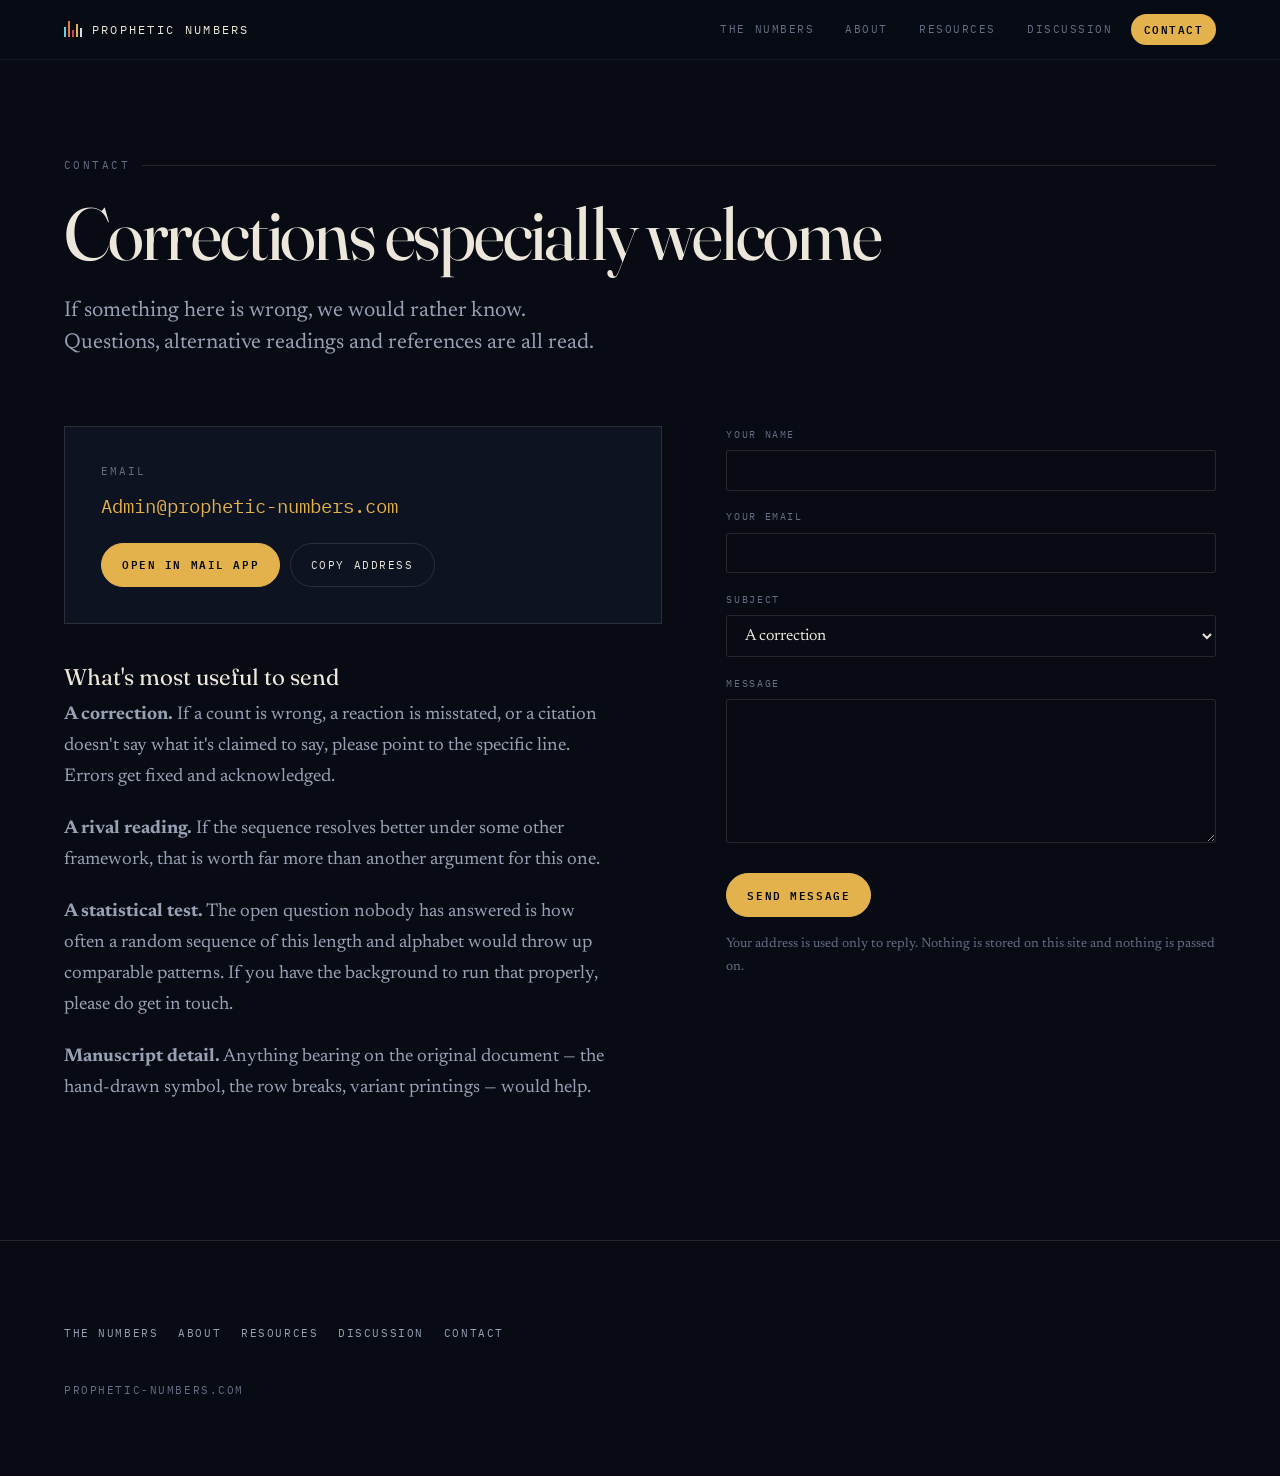
<file: contact.html>
<!DOCTYPE html>
<html lang="en">
<head>
<meta charset="utf-8">
<meta name="viewport" content="width=device-width, initial-scale=1">
<title>Contact — Prophetic Numbers</title>
<meta name="description" content="Get in touch about the sequence, submit a correction, or offer an alternative reading. Email Admin@prophetic-numbers.com.">
<meta property="og:title" content="Contact — Prophetic Numbers">
<meta property="og:description" content="Corrections, questions and alternative readings are welcome.">
<meta property="og:type" content="website">
<meta name="keywords" content="Mirza Ghulam Ahmad, Ahmadiyya, Jamaat Ahmadiyya, Ahmadiyya Muslim Community, Qadian, Promised Messiah, Mahdi, true Islam, prophetic numbers, contact, corrections, Admin@prophetic-numbers.com">
<meta name="author" content="Ahmed Jamal">
<meta name="robots" content="index, follow, max-image-preview:large">
<meta property="og:site_name" content="Prophetic Numbers">
<meta property="og:locale" content="en_GB">
<meta property="og:image" content="https://prophetic-numbers.com/assets/og-image.jpg">
<meta name="twitter:card" content="summary_large_image">
<meta name="twitter:title" content="Contact — Prophetic Numbers">
<meta name="twitter:description" content="Corrections, questions and alternative readings are welcome.">
<meta name="twitter:image" content="https://prophetic-numbers.com/assets/og-image.jpg">
<meta name="theme-color" content="#080B14">
<link rel="canonical" href="https://prophetic-numbers.com/contact">
<link rel="preconnect" href="https://fonts.googleapis.com">
<link rel="preconnect" href="https://fonts.gstatic.com" crossorigin>
<link href="https://fonts.googleapis.com/css2?family=Fraunces:ital,opsz,wght@0,9..144,300..900;1,9..144,300..900&family=Newsreader:ital,opsz,wght@0,6..72,200..700;1,6..72,200..700&family=IBM+Plex+Mono:wght@400;500;600&display=swap" rel="stylesheet">
<link rel="stylesheet" href="/styles.css">
<link rel="icon" href="data:image/svg+xml,<svg xmlns='http://www.w3.org/2000/svg' viewBox='0 0 32 32'><rect width='32' height='32' fill='%23080B14'/><g fill='%23E3B24C'><rect x='5' y='8' width='1.5' height='16'/><rect x='10' y='8' width='1.5' height='16'/><rect x='13' y='8' width='1.5' height='16' fill='%23DF4048'/><rect x='19' y='8' width='1.5' height='16'/><rect x='24' y='8' width='1.5' height='16' fill='%236FCBE0'/></g></svg>">
</head>
<body>

<nav class="nav">
  <div class="wrap nav-inner">
    <a class="brand" href="/"><span class="mark" aria-hidden="true"></span> Prophetic Numbers</a>
    <ul class="nav-links">
      <li><a href="/">The Numbers</a></li>
      <li><a href="/about">About</a></li>
      <li><a href="/resources">Resources</a></li>
      <li><a href="/discuss">Discussion</a></li>
      <li><a href="/contact" aria-current="page">Contact</a></li>
    </ul>
  </div>
</nav>

<header class="wrap page-head">
  <p class="eyebrow">Contact</p>
  <h1>Corrections especially welcome</h1>
  <p class="standfirst">
    If something here is wrong, we would rather know. Questions, alternative readings and
    references are all read.
  </p>
</header>

<section class="band" style="padding-top:1rem">
  <div class="wrap">
    <div class="contact-grid">

      <div class="rise">
        <div class="mail-card">
          <p class="mail-label">Email</p>
          <p class="mail-addr">Admin@prophetic-numbers.com</p>
          <div class="btn-row">
            <a class="btn btn-primary" href="mailto:Admin@prophetic-numbers.com?subject=Prophetic%20Numbers%20%E2%80%94%20enquiry">Open in mail app</a>
            <button type="button" class="btn" data-copy="Admin@prophetic-numbers.com">Copy address</button>
          </div>
        </div>

        <div class="prose" style="margin-top:2.5rem">
          <h3>What's most useful to send</h3>
          <p class="dim">
            <b>A correction.</b> If a count is wrong, a reaction is misstated, or a citation
            doesn't say what it's claimed to say, please point to the specific line. Errors get
            fixed and acknowledged.
          </p>
          <p class="dim">
            <b>A rival reading.</b> If the sequence resolves better under some other framework,
            that is worth far more than another argument for this one.
          </p>
          <p class="dim">
            <b>A statistical test.</b> The open question nobody has answered is how often a random
            sequence of this length and alphabet would throw up comparable patterns. If you have
            the background to run that properly, please do get in touch.
          </p>
          <p class="dim">
            <b>Manuscript detail.</b> Anything bearing on the original document — the hand-drawn
            symbol, the row breaks, variant printings — would help.
          </p>
        </div>
      </div>

      <div class="rise">
        <form id="contactForm" action="https://formspree.io/f/YOUR_FORM_ID" method="POST">
          <label class="field">
            <span>Your name</span>
            <input type="text" name="name" autocomplete="name" required>
          </label>
          <label class="field">
            <span>Your email</span>
            <input type="email" name="email" autocomplete="email" required>
          </label>
          <label class="field">
            <span>Subject</span>
            <select name="subject">
              <option>A correction</option>
              <option>An alternative reading</option>
              <option>A question</option>
              <option>Manuscript or source detail</option>
              <option>Something else</option>
            </select>
          </label>
          <label class="field">
            <span>Message</span>
            <textarea name="message" required></textarea>
          </label>
          <!-- honeypot: real people leave this empty -->
          <input type="text" name="_gotcha" tabindex="-1" autocomplete="off"
                 style="position:absolute;left:-9999px" aria-hidden="true">
          <button type="submit" class="btn btn-primary">Send message</button>
          <div class="form-status" id="formStatus" role="status" aria-live="polite"></div>
          <p class="form-note">
            Your address is used only to reply. Nothing is stored on this site and nothing is
            passed on.
          </p>
        </form>
      </div>

    </div>
  </div>
</section>

<footer class="site-foot">
  <div class="wrap">
    <ul class="foot-nav">
      <li><a href="/">The Numbers</a></li>
      <li><a href="/about">About</a></li>
      <li><a href="/resources">Resources</a></li>
      <li><a href="/discuss">Discussion</a></li>
      <li><a href="/contact">Contact</a></li>
    </ul>
    <div class="colophon">
      <span>prophetic-numbers.com</span>
    </div>
  </div>
</footer>

<script src="/site.js"></script>
</body>
</html>
</file>
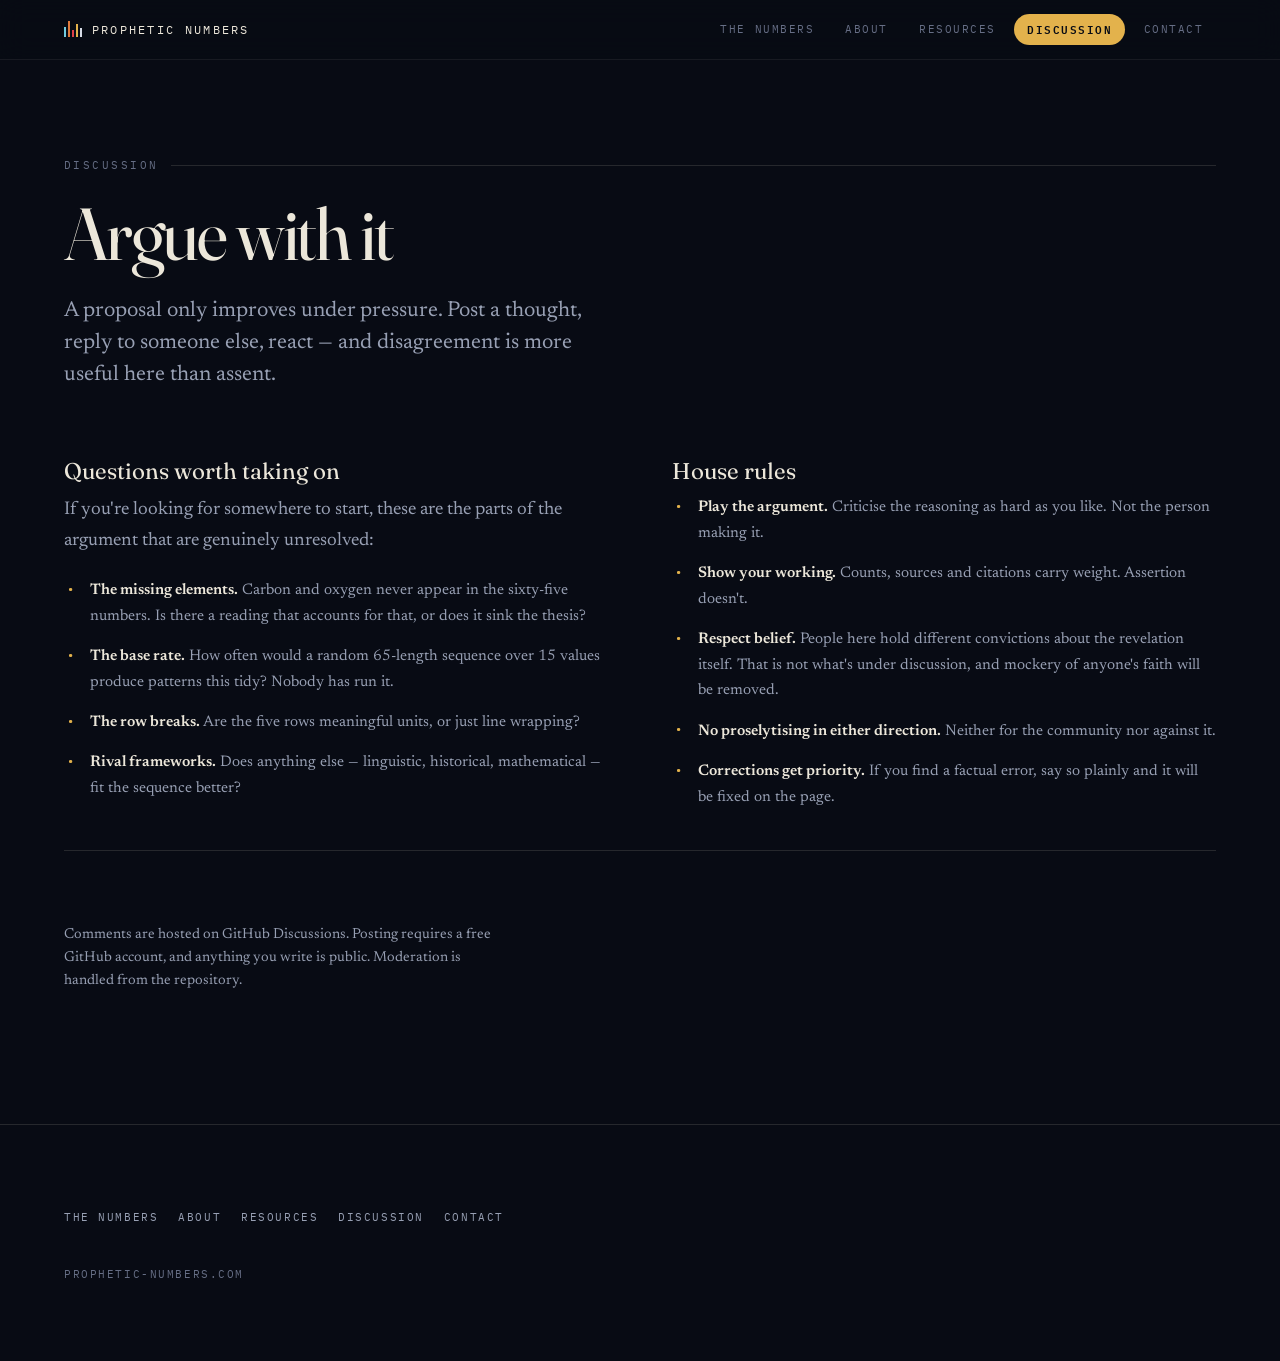
<file: discuss.html>
<!DOCTYPE html>
<html lang="en">
<head>
<meta charset="utf-8">
<meta name="viewport" content="width=device-width, initial-scale=1">
<title>Discussion — Prophetic Numbers</title>
<meta name="description" content="Discuss the sequence, reply to others, and react. Objections and alternative readings are as welcome as agreement.">
<meta property="og:title" content="Discussion — Prophetic Numbers">
<meta property="og:description" content="An open thread on the sixty-five numbers and the nucleosynthesis reading.">
<meta property="og:type" content="website">
<meta name="keywords" content="Mirza Ghulam Ahmad, Ahmadiyya, Jamaat Ahmadiyya, Ahmadiyya Muslim Community, Qadian, Promised Messiah, Mahdi, true Islam, prophetic numbers, discussion, comments, debate, Islam and science">
<meta name="author" content="Ahmed Jamal">
<meta name="robots" content="index, follow, max-image-preview:large">
<meta property="og:site_name" content="Prophetic Numbers">
<meta property="og:locale" content="en_GB">
<meta property="og:image" content="https://prophetic-numbers.com/assets/og-image.jpg">
<meta name="twitter:card" content="summary_large_image">
<meta name="twitter:title" content="Discussion — Prophetic Numbers">
<meta name="twitter:description" content="An open thread on the sixty-five numbers and the nucleosynthesis reading.">
<meta name="twitter:image" content="https://prophetic-numbers.com/assets/og-image.jpg">
<meta name="theme-color" content="#080B14">
<link rel="canonical" href="https://prophetic-numbers.com/discuss">
<link rel="preconnect" href="https://fonts.googleapis.com">
<link rel="preconnect" href="https://fonts.gstatic.com" crossorigin>
<link href="https://fonts.googleapis.com/css2?family=Fraunces:ital,opsz,wght@0,9..144,300..900;1,9..144,300..900&family=Newsreader:ital,opsz,wght@0,6..72,200..700;1,6..72,200..700&family=IBM+Plex+Mono:wght@400;500;600&display=swap" rel="stylesheet">
<link rel="stylesheet" href="/styles.css">
<link rel="icon" href="data:image/svg+xml,<svg xmlns='http://www.w3.org/2000/svg' viewBox='0 0 32 32'><rect width='32' height='32' fill='%23080B14'/><g fill='%23E3B24C'><rect x='5' y='8' width='1.5' height='16'/><rect x='10' y='8' width='1.5' height='16'/><rect x='13' y='8' width='1.5' height='16' fill='%23DF4048'/><rect x='19' y='8' width='1.5' height='16'/><rect x='24' y='8' width='1.5' height='16' fill='%236FCBE0'/></g></svg>">
</head>
<body>

<nav class="nav">
  <div class="wrap nav-inner">
    <a class="brand" href="/"><span class="mark" aria-hidden="true"></span> Prophetic Numbers</a>
    <ul class="nav-links">
      <li><a href="/">The Numbers</a></li>
      <li><a href="/about">About</a></li>
      <li><a href="/resources">Resources</a></li>
      <li><a href="/discuss" aria-current="page">Discussion</a></li>
      <li><a href="/contact">Contact</a></li>
    </ul>
  </div>
</nav>

<header class="wrap page-head">
  <p class="eyebrow">Discussion</p>
  <h1>Argue with it</h1>
  <p class="standfirst">
    A proposal only improves under pressure. Post a thought, reply to someone else, react — and
    disagreement is more useful here than assent.
  </p>
</header>

<section class="band" style="padding-top:1rem">
  <div class="wrap">
    <div class="two-col">
      <div class="prose rise">
        <h3>Questions worth taking on</h3>
        <p class="dim">
          If you're looking for somewhere to start, these are the parts of the argument that are
          genuinely unresolved:
        </p>
        <ul class="house-rules" style="margin-top:1.25rem">
          <li><b>The missing elements.</b> Carbon and oxygen never appear in the sixty-five numbers. Is there a reading that accounts for that, or does it sink the thesis?</li>
          <li><b>The base rate.</b> How often would a random 65-length sequence over 15 values produce patterns this tidy? Nobody has run it.</li>
          <li><b>The row breaks.</b> Are the five rows meaningful units, or just line wrapping?</li>
          <li><b>Rival frameworks.</b> Does anything else — linguistic, historical, mathematical — fit the sequence better?</li>
        </ul>
      </div>

      <div class="prose rise">
        <h3>House rules</h3>
        <ul class="house-rules">
          <li><b>Play the argument.</b> Criticise the reasoning as hard as you like. Not the person making it.</li>
          <li><b>Show your working.</b> Counts, sources and citations carry weight. Assertion doesn't.</li>
          <li><b>Respect belief.</b> People here hold different convictions about the revelation itself. That is not what's under discussion, and mockery of anyone's faith will be removed.</li>
          <li><b>No proselytising in either direction.</b> Neither for the community nor against it.</li>
          <li><b>Corrections get priority.</b> If you find a factual error, say so plainly and it will be fixed on the page.</li>
        </ul>
      </div>
    </div>

    <div class="comments-shell">
      <!-- Threaded comments and emoji reactions.
           Replace the two PASTE_ values below with the IDs from giscus.app — see SETUP.md -->
      <div id="giscus-mount"
           data-repo="ahmadiwoking-ops/Prophetic-Numbers"
           data-repo-id="R_kgDOTrJdLg"
           data-category="General"
           data-category-id="DIC_kwDOTrJdLs4DChYp"></div>

      <div class="comments-fallback" id="comments-fallback" style="display:none">
        <h3>Comments aren't switched on yet</h3>
        <p class="dim">
          The discussion system is installed but needs two ID values before it can load. This
          panel is only visible because those are still placeholders — once they're filled in, the
          comment thread appears here instead.
        </p>
        <ol>
          <li>On GitHub, open <code>ahmadiwoking-ops/Prophetic-Numbers</code> → <b>Settings</b> → tick <b>Discussions</b>.</li>
          <li>Install the <b>giscus</b> app at <code>github.com/apps/giscus</code> and grant it access to this one repository.</li>
          <li>Go to <code>giscus.app</code>, enter the repository name, and choose <b>Discussion title contains page pathname</b>.</li>
          <li>Copy the <code>data-repo-id</code> and <code>data-category-id</code> it generates into <code>discuss.html</code>, replacing the two <code>PASTE_</code> values.</li>
          <li>Commit and push. The thread goes live on the next deploy.</li>
        </ol>
        <p class="small" style="margin-bottom:0">
          Full instructions, and the alternatives if you'd rather visitors didn't need a GitHub
          account, are in <code>SETUP.md</code> in the repository.
        </p>
      </div>
    </div>

    <p class="small rise" style="margin-top:2rem;max-width:56ch">
      Comments are hosted on GitHub Discussions. Posting requires a free GitHub account, and
      anything you write is public. Moderation is handled from the repository.
    </p>
  </div>
</section>

<footer class="site-foot">
  <div class="wrap">
    <ul class="foot-nav">
      <li><a href="/">The Numbers</a></li>
      <li><a href="/about">About</a></li>
      <li><a href="/resources">Resources</a></li>
      <li><a href="/discuss">Discussion</a></li>
      <li><a href="/contact">Contact</a></li>
    </ul>
    <div class="colophon">
      <span>prophetic-numbers.com</span>
    </div>
  </div>
</footer>

<script src="/site.js"></script>
</body>
</html>
</file>
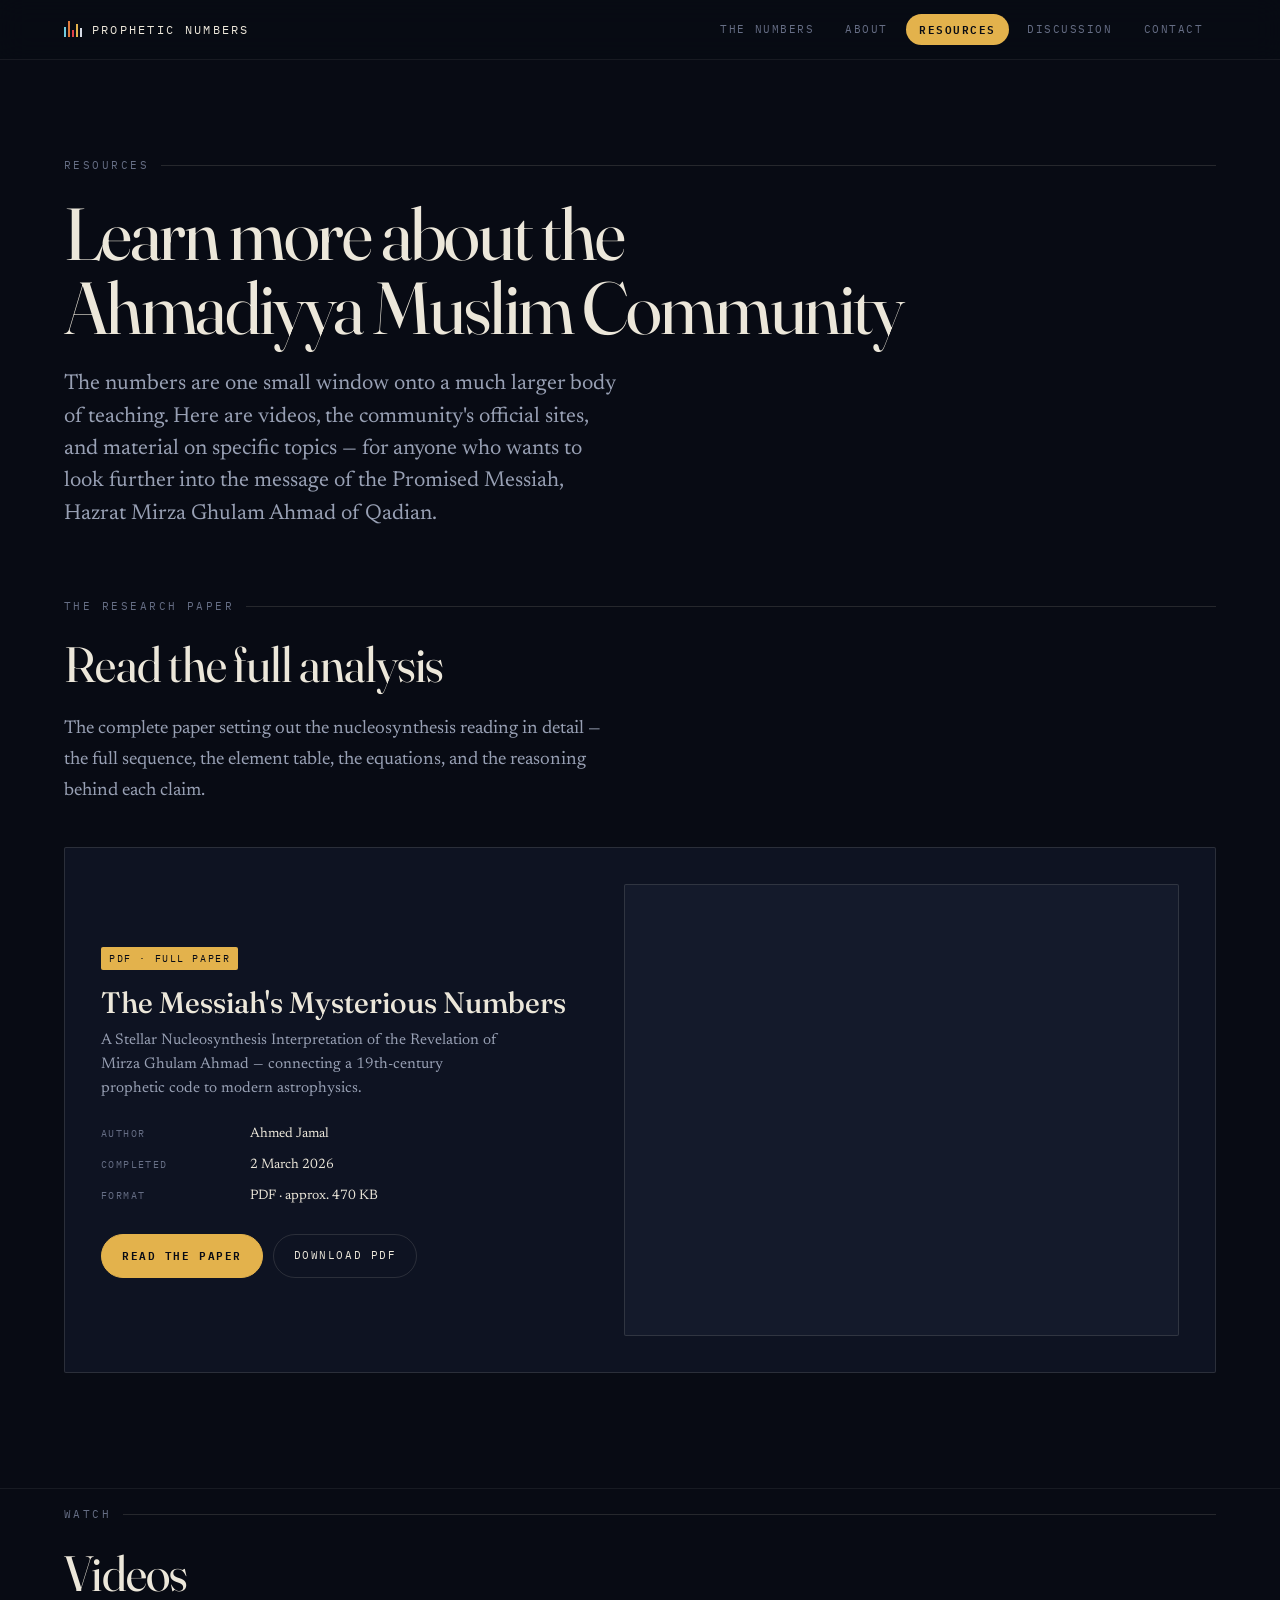
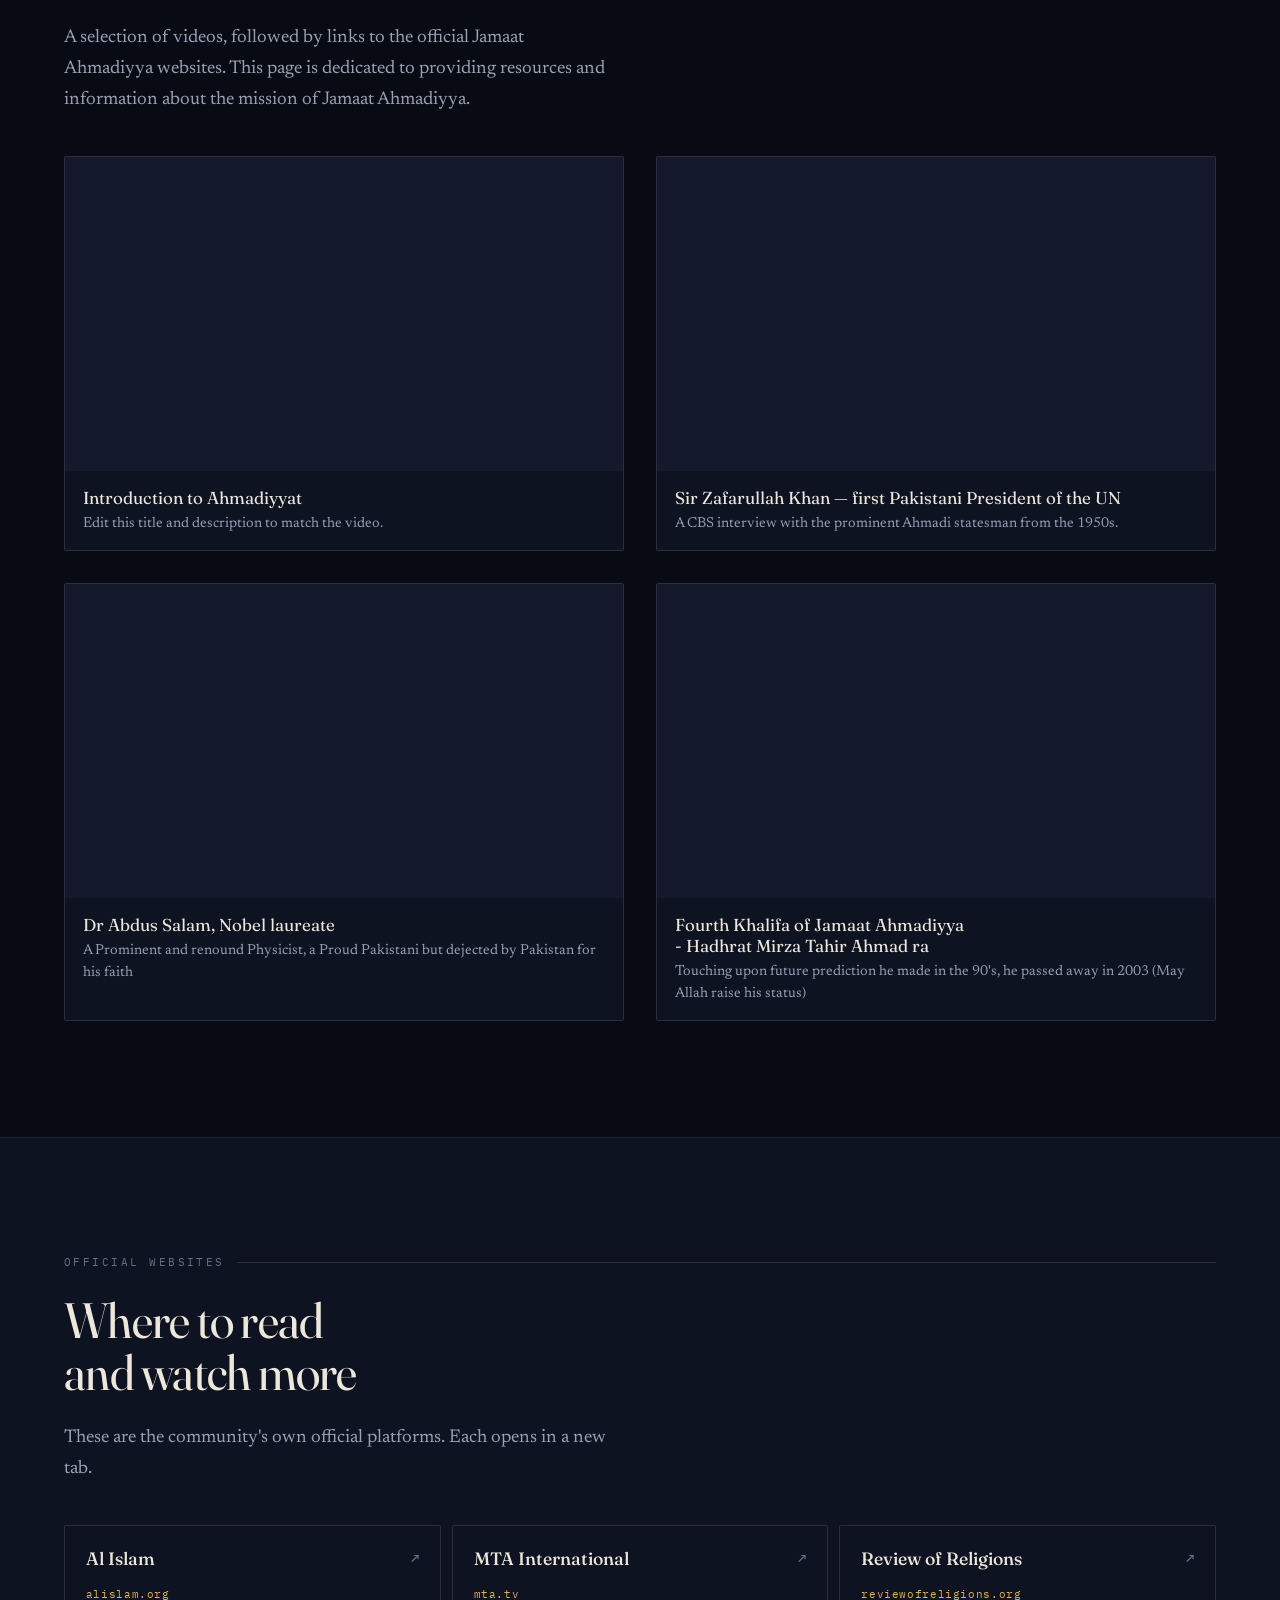
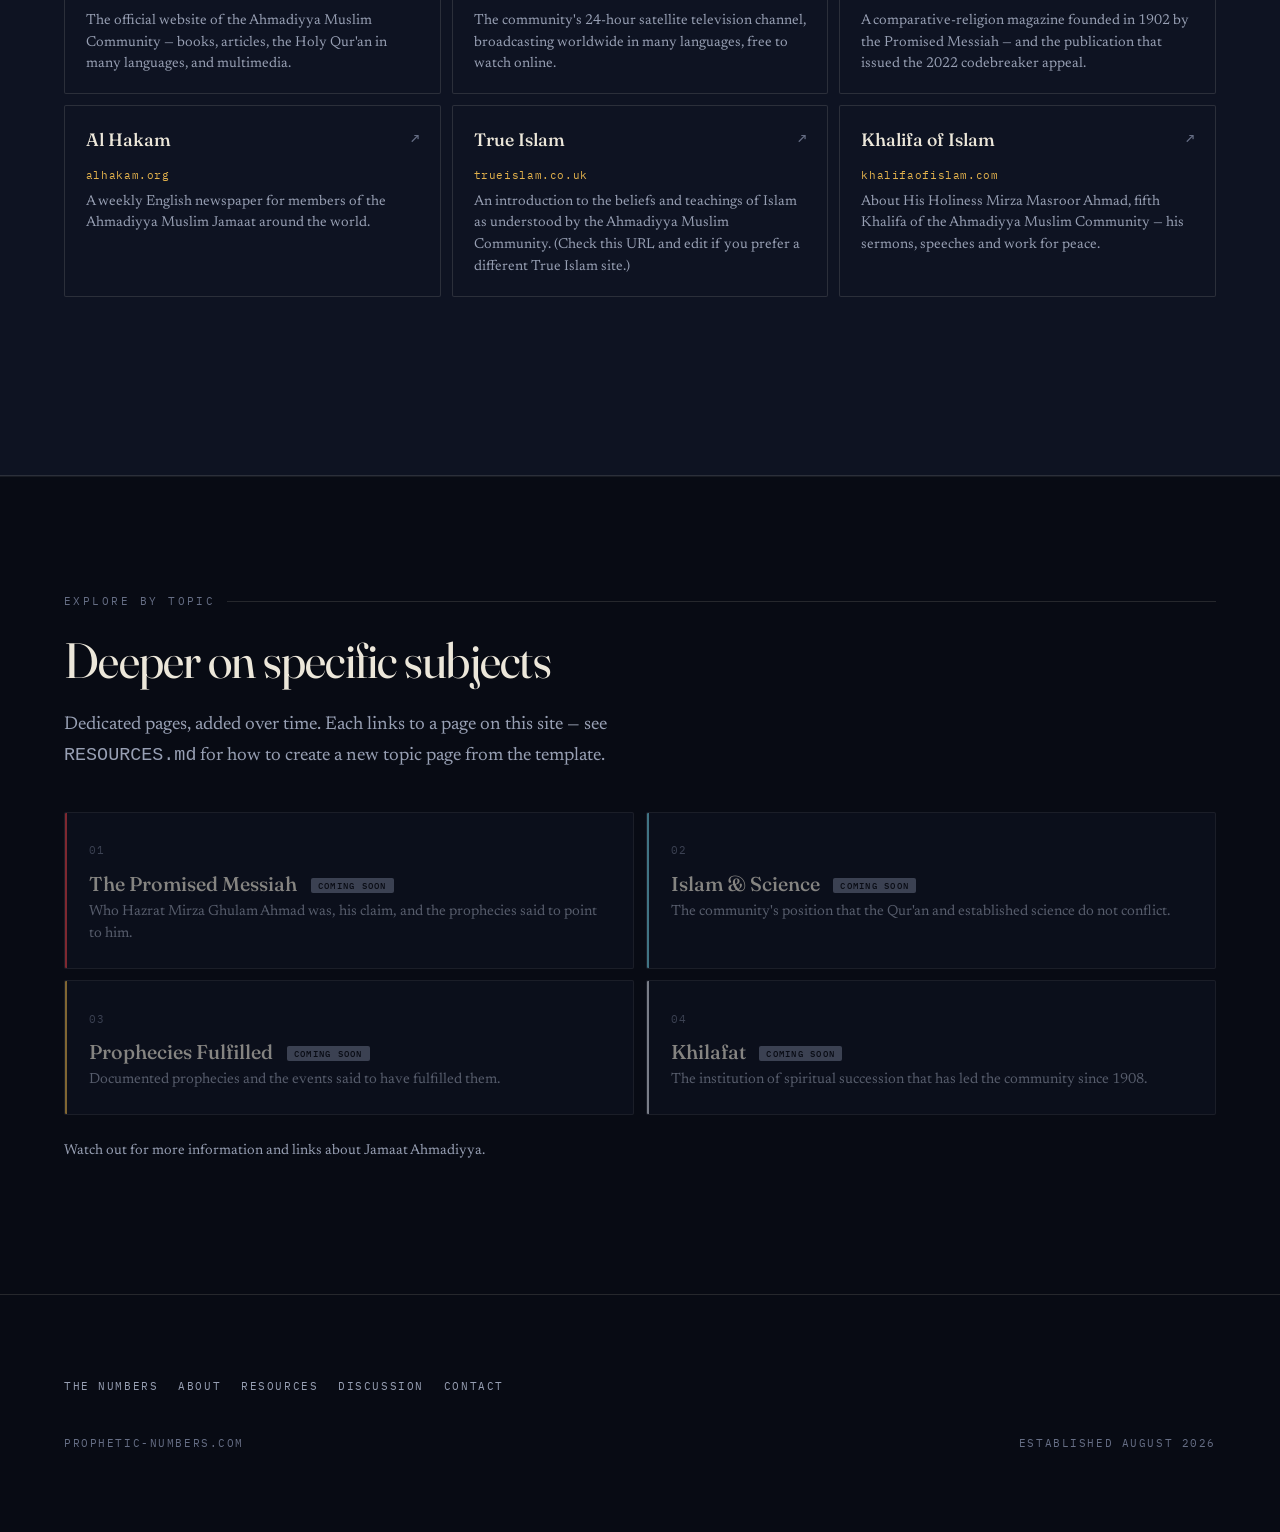
<file: resources.html>
<!DOCTYPE html>
<html lang="en">
<head>
<meta charset="utf-8">
<meta name="viewport" content="width=device-width, initial-scale=1">
<title>Resources — Prophetic Numbers</title>
<meta name="description" content="Learn more about the Ahmadiyya Muslim Community (Jamaat Ahmadiyya): videos, official websites, and material on specific topics relating to the Promised Messiah, Hazrat Mirza Ghulam Ahmad of Qadian.">
<meta name="keywords" content="Ahmadiyya, Jamaat Ahmadiyya, Ahmadiyya Muslim Community, Mirza Ghulam Ahmad, Promised Messiah, Qadian, true Islam, Al Islam, MTA International, Review of Religions, Islam and science, resources">
<meta name="author" content="Ahmed Jamal">
<meta name="robots" content="index, follow, max-image-preview:large">
<meta property="og:site_name" content="Prophetic Numbers">
<meta property="og:locale" content="en_GB">
<meta property="og:title" content="Resources — Prophetic Numbers">
<meta property="og:description" content="Videos, official links, and topic material on the Ahmadiyya Muslim Community and the Promised Messiah.">
<meta property="og:type" content="website">
<meta property="og:url" content="https://prophetic-numbers.com/resources">
<meta property="og:image" content="https://prophetic-numbers.com/assets/og-image.jpg">
<meta name="twitter:card" content="summary_large_image">
<meta name="twitter:title" content="Resources — Prophetic Numbers">
<meta name="twitter:description" content="Learn more about the Ahmadiyya Muslim Community: videos, official links, and topic material.">
<meta name="twitter:image" content="https://prophetic-numbers.com/assets/og-image.jpg">
<meta name="theme-color" content="#080B14">
<link rel="canonical" href="https://prophetic-numbers.com/resources">
<link rel="preconnect" href="https://fonts.googleapis.com">
<link rel="preconnect" href="https://fonts.gstatic.com" crossorigin>
<link href="https://fonts.googleapis.com/css2?family=Fraunces:ital,opsz,wght@0,9..144,300..900;1,9..144,300..900&family=Newsreader:ital,opsz,wght@0,6..72,200..700;1,6..72,200..700&family=IBM+Plex+Mono:wght@400;500;600&display=swap" rel="stylesheet">
<link rel="stylesheet" href="/styles.css">
<link rel="icon" href="data:image/svg+xml,<svg xmlns='http://www.w3.org/2000/svg' viewBox='0 0 32 32'><rect width='32' height='32' fill='%23080B14'/><g fill='%23E3B24C'><rect x='5' y='8' width='1.5' height='16'/><rect x='10' y='8' width='1.5' height='16'/><rect x='13' y='8' width='1.5' height='16' fill='%23DF4048'/><rect x='19' y='8' width='1.5' height='16'/><rect x='24' y='8' width='1.5' height='16' fill='%236FCBE0'/></g></svg>">
</head>
<body>

<nav class="nav">
  <div class="wrap nav-inner">
    <a class="brand" href="/"><span class="mark" aria-hidden="true"></span> Prophetic Numbers</a>
    <ul class="nav-links">
      <li><a href="/">The Numbers</a></li>
      <li><a href="/about">About</a></li>
      <li><a href="/resources" aria-current="page">Resources</a></li>
      <li><a href="/discuss">Discussion</a></li>
      <li><a href="/contact">Contact</a></li>
    </ul>
  </div>
</nav>

<header class="wrap page-head">
  <p class="eyebrow">Resources</p>
  <h1>Learn more about the Ahmadiyya Muslim Community</h1>
  <p class="standfirst">
    The numbers are one small window onto a much larger body of teaching. Here are videos, the
    community's official sites, and material on specific topics — for anyone who wants to look
    further into the message of the Promised Messiah, Hazrat Mirza Ghulam Ahmad of Qadian.
  </p>
</header>

<!-- ===================== RESEARCH PAPER ===================== -->
<section class="band" style="padding-top:1rem">
  <div class="wrap">
    <p class="eyebrow">The Research Paper</p>
    <div class="res-intro">
      <h2 class="rise">Read the full analysis</h2>
      <p class="dim rise">
        The complete paper setting out the nucleosynthesis reading in detail — the full sequence,
        the element table, the equations, and the reasoning behind each claim.
      </p>
    </div>

    <div class="paper-card rise">
      <div class="paper-meta">
        <span class="tag">PDF · Full paper</span>
        <h3>The Messiah's Mysterious Numbers</h3>
        <p class="paper-sub">
          A Stellar Nucleosynthesis Interpretation of the Revelation of Mirza Ghulam Ahmad —
          connecting a 19th-century prophetic code to modern astrophysics.
        </p>
        <dl class="paper-detail">
          <div><dt>Author</dt><dd>Ahmed Jamal</dd></div>
          <div><dt>Completed</dt><dd>2 March 2026</dd></div>
          <div><dt>Format</dt><dd>PDF · approx. 470 KB</dd></div>
        </dl>
        <div class="btn-row">
          <a class="btn btn-primary" href="/assets/research-paper.pdf" target="_blank" rel="noopener">Read the paper</a>
          <a class="btn" href="/assets/research-paper.pdf" download>Download PDF</a>
        </div>
      </div>

      <div class="paper-preview">
        <iframe src="/assets/research-paper.pdf#view=FitH" title="The Messiah's Mysterious Numbers — full research paper" loading="lazy"></iframe>
        <div class="paper-fallback">
          <svg viewBox="0 0 24 24" fill="none" stroke="currentColor" stroke-width="1.5"><path d="M14 2H6a2 2 0 00-2 2v16a2 2 0 002 2h12a2 2 0 002-2V8z"/><path d="M14 2v6h6"/></svg>
          <span>Tap "Read the paper" above to open the PDF</span>
        </div>
      </div>
    </div>
  </div>
</section>

<!-- ===================== VIDEOS ===================== -->
<section class="band" style="padding-top:1rem">
  <div class="wrap">
    <p class="eyebrow">Watch</p>
    <div class="res-intro">
      <h2 class="rise">Videos</h2>
      <p class="dim rise">
        A selection of videos, followed by links to the official Jamaat Ahmadiyya websites. This
        page is dedicated to providing resources and information about the mission of Jamaat
        Ahmadiyya.
      </p>
    </div>

    <div class="video-grid rise">

      <!-- VIDEO 1 -->
      <div class="video-card">
        <div class="video-frame">
          <iframe src="https://www.youtube.com/embed/cu-0mGA8x50" title="Introduction to Ahmadiyyat" loading="lazy" allow="accelerometer; autoplay; clipboard-write; encrypted-media; gyroscope; picture-in-picture; web-share" referrerpolicy="strict-origin-when-cross-origin" allowfullscreen></iframe>
        </div>
        <div class="video-meta">
          <h3>Introduction to Ahmadiyyat</h3>
          <p>Edit this title and description to match the video.</p>
        </div>
      </div>

      <!-- VIDEO 2 -->
      <div class="video-card">
        <div class="video-frame">
          <iframe src="https://www.youtube.com/embed/VgDriao1twQ" title="Sir Zafarullah Khan CBS interview" loading="lazy" allow="accelerometer; autoplay; clipboard-write; encrypted-media; gyroscope; picture-in-picture; web-share" referrerpolicy="strict-origin-when-cross-origin" allowfullscreen></iframe>
        </div>
        <div class="video-meta">
          <h3>Sir Zafarullah Khan — first Pakistani President of the UN</h3>
          <p>A CBS interview with the prominent Ahmadi statesman from the 1950s.</p>
        </div>
      </div>

      <!-- VIDEO 3 -->
      <div class="video-card">
        <div class="video-frame">
          <iframe width="560" height="315" src="https://www.youtube.com/embed/A1_n9eRL8EI?si=5W6QNKMELWa3A7yg" title="YouTube video player" frameborder="0" allow="accelerometer; autoplay; clipboard-write; encrypted-media; gyroscope; picture-in-picture; web-share" referrerpolicy="strict-origin-when-cross-origin" allowfullscreen></iframe>
          </div>
        <div class="video-meta">
          <h3>Dr Abdus Salam, Nobel laureate </h3>
          <p>A Prominent and renound Physicist, a Proud Pakistani but dejected by Pakistan for his faith</p>
        </div>
      </div>

      <!-- VIDEO 4 -->
      <div class="video-card">
        <div class="video-frame">
          <iframe width="560" height="315" src="https://www.youtube.com/embed/JwrnAJ6N7t8?si=jeo2GkYvQJvkRXhf" title="YouTube video player" frameborder="0" allow="accelerometer; autoplay; clipboard-write; encrypted-media; gyroscope; picture-in-picture; web-share" referrerpolicy="strict-origin-when-cross-origin" allowfullscreen></iframe>
          </div>
        <div class="video-meta">
          <h3>Fourth Khalifa of Jamaat Ahmadiyya - Hadhrat Mirza Tahir Ahmad ra</h3>
          <p>Touching upon future prediction he made in the 90's, he passed away in 2003 (May Allah raise his status)</p>
        </div>
      </div>

    </div>
  </div>
</section>

<!-- ===================== OFFICIAL LINKS ===================== -->
<section class="band caveat">
  <div class="wrap">
    <p class="eyebrow">Official Websites</p>
    <div class="res-intro">
      <h2 class="rise">Where to read and watch more</h2>
      <p class="dim rise">
        These are the community's own official platforms. Each opens in a new tab.
      </p>
    </div>

    <div class="link-grid rise">
      <a class="link-card" href="https://www.alislam.org" target="_blank" rel="noopener">
        <span class="lc-name">Al Islam <span class="arr">&#8599;</span></span>
        <span class="lc-url">alislam.org</span>
        <p class="lc-desc">The official website of the Ahmadiyya Muslim Community — books, articles, the Holy Qur'an in many languages, and multimedia.</p>
      </a>

      <a class="link-card" href="https://www.mta.tv" target="_blank" rel="noopener">
        <span class="lc-name">MTA International <span class="arr">&#8599;</span></span>
        <span class="lc-url">mta.tv</span>
        <p class="lc-desc">The community's 24-hour satellite television channel, broadcasting worldwide in many languages, free to watch online.</p>
      </a>

      <a class="link-card" href="https://www.reviewofreligions.org" target="_blank" rel="noopener">
        <span class="lc-name">Review of Religions <span class="arr">&#8599;</span></span>
        <span class="lc-url">reviewofreligions.org</span>
        <p class="lc-desc">A comparative-religion magazine founded in 1902 by the Promised Messiah — and the publication that issued the 2022 codebreaker appeal.</p>
      </a>

      <a class="link-card" href="https://www.alhakam.org" target="_blank" rel="noopener">
        <span class="lc-name">Al Hakam <span class="arr">&#8599;</span></span>
        <span class="lc-url">alhakam.org</span>
        <p class="lc-desc">A weekly English newspaper for members of the Ahmadiyya Muslim Jamaat around the world.</p>
      </a>

      <a class="link-card" href="https://www.trueislam.co.uk" target="_blank" rel="noopener">
        <span class="lc-name">True Islam <span class="arr">&#8599;</span></span>
        <span class="lc-url">trueislam.co.uk</span>
        <p class="lc-desc">An introduction to the beliefs and teachings of Islam as understood by the Ahmadiyya Muslim Community. (Check this URL and edit if you prefer a different True Islam site.)</p>
      </a>

      <a class="link-card" href="https://www.khalifaofislam.com" target="_blank" rel="noopener">
        <span class="lc-name">Khalifa of Islam <span class="arr">&#8599;</span></span>
        <span class="lc-url">khalifaofislam.com</span>
        <p class="lc-desc">About His Holiness Mirza Masroor Ahmad, fifth Khalifa of the Ahmadiyya Muslim Community — his sermons, speeches and work for peace.</p>
      </a>
    </div>

    <p class="small rise" style="margin-top:1.5rem">
      More Links to follow.
      Some URL's may break over time - but we aim to fix or replace in good time.
    </p>
  </div>
</section>

<!-- ===================== TOPIC PAGES ===================== -->
<section class="band">
  <div class="wrap">
    <p class="eyebrow">Explore by Topic</p>
    <div class="res-intro">
      <h2 class="rise">Deeper on specific subjects</h2>
      <p class="dim rise">
        Dedicated pages, added over time. Each links to a page on this site — see
        <code>RESOURCES.md</code> for how to create a new topic page from the template.
      </p>
    </div>

    <div class="topic-grid rise">
      <!-- A live topic links to its page. A not-yet-built one uses class "topic-card soon". -->
      <a class="topic-card soon" style="--c:var(--ironpeak)">
        <span class="tc-num">01</span>
        <div class="tc-title">The Promised Messiah <span class="badge">Coming soon</span></div>
        <p class="tc-desc">Who Hazrat Mirza Ghulam Ahmad was, his claim, and the prophecies said to point to him.</p>
      </a>

      <a class="topic-card soon" style="--c:var(--bigbang)">
        <span class="tc-num">02</span>
        <div class="tc-title">Islam &amp; Science <span class="badge">Coming soon</span></div>
        <p class="tc-desc">The community's position that the Qur'an and established science do not conflict.</p>
      </a>

      <a class="topic-card soon" style="--c:var(--lowmass)">
        <span class="tc-num">03</span>
        <div class="tc-title">Prophecies Fulfilled <span class="badge">Coming soon</span></div>
        <p class="tc-desc">Documented prophecies and the events said to have fulfilled them.</p>
      </a>

      <a class="topic-card soon" style="--c:var(--merger)">
        <span class="tc-num">04</span>
        <div class="tc-title">Khilafat <span class="badge">Coming soon</span></div>
        <p class="tc-desc">The institution of spiritual succession that has led the community since 1908.</p>
      </a>
    </div>

    <p class="small rise" style="margin-top:1.5rem">
      Watch out for more information and links about Jamaat Ahmadiyya.
    </p>
  </div>
</section>

<footer class="site-foot">
  <div class="wrap">
    <ul class="foot-nav">
      <li><a href="/">The Numbers</a></li>
      <li><a href="/about">About</a></li>
      <li><a href="/resources">Resources</a></li>
      <li><a href="/discuss">Discussion</a></li>
      <li><a href="/contact">Contact</a></li>
    </ul>
    <div class="colophon">
      <span>prophetic-numbers.com</span>
      <span>Established August 2026</span>
    </div>
  </div>
</footer>

<script src="/site.js"></script>
</body>
</html>
</file>
<file: styles.css>
/* ==========================================================
   prophetic-numbers.com — shared styles
   ========================================================== */
:root{
  --void:#080B14;
  --void-2:#0E1322;
  --void-3:#141A2B;
  --ink:#ECE7DA;
  --ink-dim:#98A0B4;
  --ink-faint:#666E85;
  --rule:rgba(236,231,218,.13);
  --rule-soft:rgba(236,231,218,.07);

  --bigbang:#6FCBE0;
  --cosmic:#8E9BC0;
  --lowmass:#E3B24C;
  --fusion:#DE7A3C;
  --ironpeak:#DF4048;
  --merger:#D6DBE6;
  --gold:#E3B24C;

  --display:"Fraunces",Georgia,serif;
  --body:"Newsreader",Georgia,serif;
  --mono:"IBM Plex Mono",ui-monospace,monospace;

  --measure:34rem;
  --gutter:clamp(1.25rem,5vw,4rem);
}

*,*::before,*::after{box-sizing:border-box}
html{-webkit-text-size-adjust:100%;scroll-behavior:smooth}
@media (prefers-reduced-motion:reduce){html{scroll-behavior:auto}}

body{
  margin:0;background:var(--void);color:var(--ink);
  font-family:var(--body);
  font-size:clamp(1.02rem,.98rem + .25vw,1.15rem);
  line-height:1.68;font-variation-settings:"opsz" 16;
  -webkit-font-smoothing:antialiased;overflow-x:hidden;
}
::selection{background:var(--gold);color:var(--void)}
a{color:inherit;text-decoration-color:rgba(227,178,76,.5);text-underline-offset:.22em}
a:hover{text-decoration-color:var(--gold)}
:focus-visible{outline:2px solid var(--gold);outline-offset:3px;border-radius:2px}
img{max-width:100%;display:block}

/* ---------- layout ---------- */
.wrap{width:min(72rem,100% - var(--gutter)*2);margin-inline:auto}
.narrow{width:min(var(--measure),100%);margin-inline:auto}
.flush{margin-inline:0}
.band{padding-block:clamp(4rem,9vw,8rem);position:relative}
.band + .band{border-top:1px solid var(--rule-soft)}

.eyebrow{
  font-family:var(--mono);font-size:.7rem;letter-spacing:.22em;text-transform:uppercase;
  color:var(--ink-faint);margin:0 0 1.4rem;display:flex;align-items:center;gap:.75rem;
}
.eyebrow::after{content:"";flex:1;height:1px;background:var(--rule)}

h1,h2,h3{font-family:var(--display);font-weight:400;margin:0;text-wrap:balance}
h2{
  font-size:clamp(1.9rem,1.3rem + 2.4vw,3.1rem);line-height:1.06;
  font-variation-settings:"opsz" 100,"SOFT" 0,"WONK" 1;
  letter-spacing:-.015em;margin-bottom:1.5rem;
}
h3{
  font-size:clamp(1.15rem,1.05rem + .5vw,1.42rem);line-height:1.22;
  font-variation-settings:"opsz" 40,"WONK" 1;margin-bottom:.55rem;
}
p{margin:0 0 1.15em}
.lede{font-size:clamp(1.15rem,1.05rem + .55vw,1.42rem);line-height:1.5;font-variation-settings:"opsz" 32}
.dim{color:var(--ink-dim)}
.small{font-size:.9rem;line-height:1.6;color:var(--ink-dim)}

/* ---------- site nav ---------- */
.nav{
  position:sticky;top:0;z-index:50;
  background:rgba(8,11,20,.82);
  backdrop-filter:blur(14px);-webkit-backdrop-filter:blur(14px);
  border-bottom:1px solid var(--rule-soft);
}
.nav-inner{
  display:flex;align-items:center;justify-content:space-between;
  gap:1rem 2rem;flex-wrap:wrap;padding-block:.85rem;
}
.brand{
  display:flex;align-items:center;gap:.6rem;
  font-family:var(--mono);font-size:.72rem;letter-spacing:.2em;text-transform:uppercase;
  color:var(--ink);text-decoration:none;
}
.brand .mark{display:flex;gap:2px;align-items:flex-end;height:1rem}
.brand .mark i{display:block;width:2px;background:var(--c);height:var(--h)}
.nav-links{display:flex;gap:.35rem;flex-wrap:wrap;list-style:none;margin:0;padding:0}
.nav-links a{
  display:block;padding:.42rem .8rem;border-radius:999px;
  font-family:var(--mono);font-size:.68rem;letter-spacing:.14em;text-transform:uppercase;
  color:var(--ink-faint);text-decoration:none;transition:color .25s ease,background .25s ease;
}
.nav-links a:hover{color:var(--ink);background:var(--void-2)}
.nav-links a[aria-current="page"]{color:var(--void);background:var(--gold);font-weight:600}

/* ---------- hero ---------- */
.hero{
  min-height:calc(100svh - 4rem);
  display:flex;flex-direction:column;justify-content:center;
  padding-block:clamp(3rem,8vh,6rem);position:relative;overflow:hidden;
}
.hero::before{
  content:"";position:absolute;inset:0;z-index:0;pointer-events:none;
  background:
    radial-gradient(120% 70% at 50% 108%,rgba(223,64,72,.14),transparent 62%),
    radial-gradient(90% 55% at 12% -8%,rgba(111,203,224,.09),transparent 60%),
    radial-gradient(70% 50% at 92% 10%,rgba(227,178,76,.07),transparent 60%);
}
.hero > *{position:relative;z-index:1}
.hero-place{font-family:var(--mono);font-size:.72rem;letter-spacing:.28em;text-transform:uppercase;color:var(--ink-faint);margin-bottom:clamp(1.5rem,4vh,2.75rem)}

h1{
  font-size:clamp(2.9rem,1.2rem + 8.4vw,7.4rem);line-height:.93;letter-spacing:-.03em;
  font-variation-settings:"opsz" 144,"SOFT" 0,"WONK" 1;font-weight:400;max-width:14ch;
}
h1 em{font-style:normal;display:block;color:var(--gold);font-variation-settings:"opsz" 144,"SOFT" 10,"WONK" 1}

.page-head h1{font-size:clamp(2.4rem,1.4rem + 4.4vw,4.6rem);max-width:20ch;line-height:1}
.page-head{padding-block:clamp(3.5rem,8vw,6rem) clamp(1rem,2vw,2rem)}
.page-head .standfirst{margin-top:1.5rem;max-width:46ch;font-size:clamp(1.1rem,1rem + .5vw,1.35rem);line-height:1.5;color:var(--ink-dim)}

.hero-sub{margin-top:clamp(1.75rem,4vh,2.5rem);max-width:44ch;font-size:clamp(1.05rem,1rem + .4vw,1.28rem);line-height:1.55;color:var(--ink-dim)}
.hero-sub strong{color:var(--ink);font-weight:600}

/* ---------- spectrum ---------- */
.spectrum-holder{margin-top:clamp(2.5rem,6vh,4rem)}
.spectrum{
  display:flex;align-items:stretch;gap:.34%;height:clamp(80px,13vh,132px);
  padding:0;margin:0;list-style:none;
  border-top:1px solid var(--rule);border-bottom:1px solid var(--rule);padding-block:.85rem;
}
.spec-line{
  flex:1 1 0;min-width:0;border-radius:1px;background:var(--c);opacity:.34;
  transition:opacity .35s ease,transform .35s ease;
  animation:flicker var(--dur) ease-in-out var(--delay) infinite alternate;
}
.spectrum:hover .spec-line{opacity:.16}
.spectrum .spec-line:hover{opacity:1;transform:scaleX(2.4);box-shadow:0 0 22px var(--c)}
@keyframes flicker{from{opacity:.24}to{opacity:.5}}
.spectrum-key{display:flex;flex-wrap:wrap;gap:.4rem 1.5rem;margin-top:1rem;font-family:var(--mono);font-size:.66rem;letter-spacing:.13em;text-transform:uppercase;color:var(--ink-faint)}
.spectrum-key span{display:flex;align-items:center;gap:.5rem}
.spectrum-key i{width:.6rem;height:.6rem;border-radius:50%;background:var(--c);display:block}
.spectrum-caption{font-family:var(--mono);font-size:.68rem;letter-spacing:.16em;text-transform:uppercase;color:var(--ink-faint);margin:0 0 .75rem}

.scroll-cue{margin-top:clamp(2rem,5vh,3.5rem);font-family:var(--mono);font-size:.7rem;letter-spacing:.2em;text-transform:uppercase;color:var(--ink-faint);text-decoration:none;display:inline-flex;align-items:center;gap:.65rem}
.scroll-cue span{display:inline-block;animation:bob 2.4s ease-in-out infinite}
@keyframes bob{0%,100%{transform:translateY(0)}50%{transform:translateY(4px)}}

/* ---------- portrait ---------- */
.reveal-grid{display:grid;grid-template-columns:minmax(0,15rem) minmax(0,1fr);gap:clamp(2rem,5vw,4.5rem);align-items:start}
@media (max-width:860px){.reveal-grid{grid-template-columns:1fr}}

.portrait-fig{margin:0;position:sticky;top:5rem}
@media (max-width:860px){.portrait-fig{position:static;max-width:15rem}}
.portrait-frame{border:1px solid var(--rule);padding:.5rem;background:linear-gradient(180deg,var(--void-2),var(--void))}

/* aspect-ratio is pinned so the photograph can never be stretched by layout,
   and cropped to 4:5 so it reads as a tidy portrait plate */
.portrait-frame img{
  width:100%;
  height:auto;
  aspect-ratio:4/5;
  object-fit:cover;
  object-position:50% 8%;
  filter:grayscale(1) contrast(1.04);
}
.portrait-fig figcaption{margin-top:.95rem;font-size:.86rem;line-height:1.45;color:var(--ink-dim)}
.portrait-fig figcaption b{display:block;color:var(--ink);font-family:var(--display);font-variation-settings:"opsz" 24,"WONK" 1;font-weight:500;font-size:1rem;margin-bottom:.15rem}
.portrait-fig figcaption em{font-style:normal;display:block;color:var(--ink-faint);font-size:.78rem;margin-top:.3rem}

/* ---------- tiles ---------- */
.switch{display:inline-flex;border:1px solid var(--rule);border-radius:999px;padding:.22rem;gap:.22rem;margin-bottom:1.6rem;background:var(--void-2)}
.switch button{font-family:var(--mono);font-size:.7rem;letter-spacing:.14em;text-transform:uppercase;padding:.55rem 1.05rem;border:0;border-radius:999px;cursor:pointer;background:transparent;color:var(--ink-faint);transition:background .3s ease,color .3s ease}
.switch button[aria-pressed="true"]{background:var(--gold);color:var(--void);font-weight:600}
.switch button:hover:not([aria-pressed="true"]){color:var(--ink)}

.row-block{margin-bottom:1.9rem}
.row-label{font-family:var(--mono);font-size:.66rem;letter-spacing:.18em;text-transform:uppercase;color:var(--ink-faint);margin:0 0 .6rem;display:flex;gap:.8rem;align-items:baseline}
.row-label b{color:var(--ink-dim);font-weight:400}
.tiles{display:flex;flex-wrap:wrap;gap:.3rem;padding:0;margin:0;list-style:none}
.tile{position:relative;min-width:2.65rem;height:2.65rem;display:flex;align-items:center;justify-content:center;border:1px solid var(--rule);background:var(--void-2);font-family:var(--mono);font-size:.86rem;color:var(--ink);cursor:default;transition:border-color .3s ease,background .3s ease,transform .3s ease}
.tile::after{content:"";position:absolute;left:0;right:0;bottom:0;height:2px;background:var(--c);opacity:.65}
.tile:hover{border-color:var(--c);background:var(--void-3);transform:translateY(-2px);z-index:3}
.tile .face{transition:opacity .3s ease,transform .3s ease;transition-delay:calc(var(--i) * 9ms)}
.tile .num{position:absolute}
.tile .sym{position:absolute;color:var(--c);font-weight:600;opacity:0;transform:translateY(5px)}
.mode-elements .tile .num{opacity:0;transform:translateY(-5px)}
.mode-elements .tile .sym{opacity:1;transform:translateY(0)}
.tile[data-name]:hover::before{content:attr(data-name);position:absolute;bottom:calc(100% + .5rem);left:50%;transform:translateX(-50%);background:var(--ink);color:var(--void);font-family:var(--mono);font-size:.64rem;letter-spacing:.06em;padding:.32rem .55rem;white-space:nowrap;border-radius:2px;z-index:5;pointer-events:none}
.row-note{font-size:.92rem;color:var(--ink-dim);margin:.7rem 0 0;max-width:52ch;border-left:1px solid var(--rule);padding-left:.9rem}

.arabic-note{margin-top:2.5rem;padding:1.4rem 1.6rem;border:1px solid var(--rule);background:var(--void-2)}
.arabic-note p{margin:0;font-family:var(--display);font-size:clamp(1.1rem,1rem + .5vw,1.35rem);line-height:1.4;font-variation-settings:"opsz" 60,"WONK" 1;font-style:italic}
.arabic-note .attrib{font-family:var(--mono);font-size:.66rem;letter-spacing:.16em;text-transform:uppercase;color:var(--ink-faint);margin-top:.85rem;font-style:normal}

/* ---------- research paper ---------- */
.paper-card{
  border:1px solid var(--rule);background:var(--void-2);border-radius:2px;
  padding:clamp(1.5rem,4vw,2.25rem);margin-top:2.5rem;
  display:grid;gap:clamp(1.5rem,4vw,2.5rem);grid-template-columns:1fr;
}
@media (min-width:52rem){.paper-card{grid-template-columns:1fr 1.15fr;align-items:center}}

.paper-meta .tag{
  font-family:var(--mono);font-size:.62rem;letter-spacing:.16em;text-transform:uppercase;
  color:var(--void);background:var(--gold);padding:.2rem .5rem;border-radius:2px;display:inline-block;margin-bottom:1rem;
}
.paper-meta h3{
  font-family:var(--display);font-size:clamp(1.3rem,1.1rem + 1vw,1.85rem);line-height:1.12;
  font-variation-settings:"opsz" 60,"WONK" 1;font-weight:500;margin-bottom:.6rem;
}
.paper-meta .paper-sub{font-size:.96rem;color:var(--ink-dim);line-height:1.55;margin-bottom:1.4rem;max-width:44ch}
.paper-detail{display:grid;gap:.5rem;margin-bottom:1.6rem}
.paper-detail div{display:flex;gap:.8rem;font-size:.86rem;align-items:baseline}
.paper-detail dt{font-family:var(--mono);font-size:.62rem;letter-spacing:.14em;text-transform:uppercase;color:var(--ink-faint);flex:none;width:8.5rem}
.paper-detail dd{margin:0;color:var(--ink)}

.paper-preview{position:relative;border:1px solid var(--rule);border-radius:2px;overflow:hidden;background:var(--void-3)}
.paper-preview iframe{width:100%;height:clamp(320px,50vh,480px);border:0;display:block}
/* on small screens, swap the heavy embed for a lighter prompt */
.paper-preview .paper-fallback{display:none}
@media (max-width:51.99rem){
  .paper-preview iframe{display:none}
  .paper-preview .paper-fallback{
    display:flex;flex-direction:column;align-items:center;justify-content:center;gap:.75rem;
    padding:2.5rem 1.5rem;text-align:center;color:var(--ink-faint);
  }
  .paper-preview .paper-fallback svg{width:2.5rem;height:2.5rem;opacity:.5}
  .paper-preview .paper-fallback span{font-family:var(--mono);font-size:.66rem;letter-spacing:.12em;text-transform:uppercase}
}

/* ---------- resources page ---------- */
.res-intro{max-width:var(--measure)}

.video-grid{display:grid;gap:clamp(1.25rem,3vw,2rem);grid-template-columns:1fr;margin-top:2.5rem}
@media (min-width:52rem){.video-grid{grid-template-columns:1fr 1fr}}
.video-card{border:1px solid var(--rule);background:var(--void-2);border-radius:2px;overflow:hidden}
.video-frame{position:relative;width:100%;aspect-ratio:16/9;background:var(--void-3)}
.video-frame iframe{position:absolute;inset:0;width:100%;height:100%;border:0}
.video-placeholder{
  position:absolute;inset:0;display:flex;flex-direction:column;align-items:center;justify-content:center;
  gap:.6rem;color:var(--ink-faint);text-align:center;padding:1rem;
}
.video-placeholder svg{width:2.75rem;height:2.75rem;opacity:.5}
.video-placeholder span{font-family:var(--mono);font-size:.66rem;letter-spacing:.14em;text-transform:uppercase}
.video-meta{padding:1rem 1.15rem}
.video-meta h3{font-size:1.08rem;margin-bottom:.3rem}
.video-meta p{margin:0;font-size:.9rem;color:var(--ink-dim);line-height:1.5}

.link-grid{display:grid;gap:.7rem;grid-template-columns:1fr;margin-top:2.5rem}
@media (min-width:44rem){.link-grid{grid-template-columns:1fr 1fr}}
@media (min-width:72rem){.link-grid{grid-template-columns:1fr 1fr 1fr}}
.link-card{
  display:block;border:1px solid var(--rule);background:var(--void-2);
  padding:1.15rem 1.3rem;border-radius:2px;text-decoration:none;
  transition:background .25s ease,border-color .25s ease,transform .25s ease;
  position:relative;
}
.link-card:hover{background:var(--void-3);border-color:var(--gold);transform:translateY(-2px)}
.link-card .lc-name{
  font-family:var(--display);font-size:1.12rem;color:var(--ink);
  font-variation-settings:"opsz" 32,"WONK" 1;font-weight:500;
  display:flex;align-items:center;gap:.5rem;margin-bottom:.3rem;
}
.link-card .lc-name .arr{margin-left:auto;font-family:var(--mono);font-size:.85rem;color:var(--ink-faint)}
.link-card:hover .lc-name .arr{color:var(--gold)}
.link-card .lc-url{font-family:var(--mono);font-size:.66rem;letter-spacing:.06em;color:var(--gold);margin-bottom:.5rem;word-break:break-all}
.link-card .lc-desc{font-size:.9rem;color:var(--ink-dim);line-height:1.5;margin:0}

.topic-grid{display:grid;gap:.7rem;grid-template-columns:1fr;margin-top:2.5rem}
@media (min-width:44rem){.topic-grid{grid-template-columns:1fr 1fr}}
.topic-card{
  display:block;border:1px solid var(--rule);background:var(--void-2);
  padding:1.4rem 1.5rem;border-radius:2px;text-decoration:none;position:relative;overflow:hidden;
  transition:background .25s ease,border-color .25s ease;
}
.topic-card::before{content:"";position:absolute;left:0;top:0;bottom:0;width:2px;background:var(--c,var(--gold))}
.topic-card:hover{background:var(--void-3);border-color:var(--c,var(--gold))}
.topic-card .tc-num{font-family:var(--mono);font-size:.66rem;letter-spacing:.14em;color:var(--ink-faint)}
.topic-card .tc-title{
  font-family:var(--display);font-size:1.25rem;color:var(--ink);margin:.35rem 0 .4rem;
  font-variation-settings:"opsz" 40,"WONK" 1;font-weight:500;line-height:1.15;
}
.topic-card .tc-desc{font-size:.92rem;color:var(--ink-dim);line-height:1.5;margin:0}
.topic-card.soon{opacity:.55;pointer-events:none}
.topic-card.soon .tc-title .badge{
  font-family:var(--mono);font-size:.56rem;letter-spacing:.14em;text-transform:uppercase;
  color:var(--void);background:var(--ink-faint);padding:.15rem .45rem;border-radius:2px;margin-left:.6rem;vertical-align:middle;
}

/* ---------- manuscript / original document ---------- */
.manuscript-fig{margin:2.5rem 0 0}
.manuscript-plate{
  border:1px solid var(--rule);
  background:#e9e0cf;              /* parchment mount so the aged paper sits naturally */
  padding:clamp(.6rem,2vw,1.1rem);
  border-radius:2px;
  overflow:hidden;
}
.manuscript-plate img{width:100%;height:auto;display:block;border-radius:1px}
.fig-cap{
  margin-top:.9rem;font-size:.88rem;line-height:1.5;color:var(--ink-dim);
  display:flex;gap:.75rem;align-items:baseline;
}
.fig-cap .tag{
  font-family:var(--mono);font-size:.62rem;letter-spacing:.16em;text-transform:uppercase;
  color:var(--void);background:var(--gold);padding:.2rem .5rem;border-radius:2px;white-space:nowrap;flex:none;
}

.doc-pair{display:grid;gap:clamp(1.5rem,4vw,2.5rem);grid-template-columns:1fr;margin-top:clamp(1.5rem,4vw,2.5rem)}
@media (min-width:56rem){.doc-pair{grid-template-columns:minmax(0,2fr) minmax(0,1fr);align-items:start}}

.transcript-card{border:1px solid var(--rule);background:var(--void-2);padding:clamp(1.25rem,3vw,1.75rem);border-radius:2px}
.transcript-card .fig-cap{margin-top:0;margin-bottom:1.1rem}
.transcript-rows{display:grid;gap:.55rem}
.transcript-rows .tr-row{
  font-family:var(--mono);font-size:clamp(.82rem,.7rem + .6vw,1.02rem);
  color:var(--ink);letter-spacing:.02em;line-height:1.5;word-spacing:.1em;
  padding:.5rem .7rem;background:var(--void);border-left:2px solid var(--c);border-radius:1px;
}
.transcript-rows .tr-row b{color:var(--c);font-weight:600}

.seal-card{border:1px solid var(--rule);background:var(--void-2);padding:clamp(1.25rem,3vw,1.75rem);border-radius:2px;text-align:center}
.seal-card .seal-img{
  width:min(220px,70%);margin:0 auto 1rem;
  filter:none;
}
.seal-card .fig-cap{justify-content:center;text-align:center;margin-top:0}
.seal-card p{font-size:.9rem;color:var(--ink-dim);margin:.4rem 0 0}
.el-grid{display:grid;grid-template-columns:repeat(auto-fill,minmax(9.5rem,1fr));gap:.55rem;margin:2.5rem 0 1.75rem;padding:0;list-style:none}
.el-card{border:1px solid var(--rule);background:var(--void-2);padding:.85rem .9rem;position:relative;overflow:hidden;transition:background .3s ease,border-color .3s ease}
.el-card:hover{background:var(--void-3);border-color:var(--c)}
.el-card::before{content:"";position:absolute;left:0;top:0;bottom:0;width:2px;background:var(--c)}
.el-z{font-family:var(--mono);font-size:.66rem;color:var(--ink-faint);letter-spacing:.1em}
.el-sym{font-family:var(--display);font-size:1.85rem;line-height:1;color:var(--c);font-variation-settings:"opsz" 60,"WONK" 1;font-weight:500;margin:.15rem 0 .18rem}
.el-name{font-size:.92rem;color:var(--ink);line-height:1.25}
.el-origin{font-family:var(--mono);font-size:.6rem;letter-spacing:.1em;text-transform:uppercase;color:var(--ink-faint);margin-top:.45rem;display:block;line-height:1.4}

.freq{margin:2.5rem 0 0;padding:0;list-style:none;display:grid;gap:.42rem}
.freq li{display:grid;grid-template-columns:3.4rem minmax(0,1fr) 2rem;align-items:center;gap:.85rem}
.freq .fl{font-family:var(--mono);font-size:.76rem;color:var(--ink-dim)}
.freq .fb{height:.72rem;background:var(--c);opacity:.85;width:var(--w);border-radius:1px;transition:width 1.1s cubic-bezier(.2,.8,.2,1)}
.freq .fn{font-family:var(--mono);font-size:.72rem;color:var(--ink-faint);text-align:right}

/* ---------- ladder / equations / claims ---------- */
.ladder{margin:2.75rem 0 0;padding:0;list-style:none;border-left:1px solid var(--rule);position:relative}
.ladder li{padding:0 0 1.7rem 1.6rem;position:relative}
.ladder li:last-child{padding-bottom:0}
.ladder li::before{content:"";position:absolute;left:-4.5px;top:.52rem;width:8px;height:8px;border-radius:50%;background:var(--c);box-shadow:0 0 0 4px var(--void)}
.ladder h3{margin-bottom:.2rem}
.ladder .rx{font-family:var(--mono);font-size:.78rem;color:var(--c);letter-spacing:.03em;margin:.25rem 0 .35rem}
.ladder p{margin:0;font-size:.96rem;color:var(--ink-dim);max-width:50ch}

.eqs{display:grid;gap:1px;background:var(--rule);border:1px solid var(--rule);margin-top:2.5rem}
@media (min-width:56rem){.eqs{grid-template-columns:minmax(0,1fr) minmax(0,1fr)}}
.eq{background:var(--void);padding:clamp(1.35rem,3vw,2rem)}
.eq-title{font-family:var(--mono);font-size:.66rem;letter-spacing:.18em;text-transform:uppercase;color:var(--ink-faint);margin:0 0 .9rem}
.eq-math{font-family:var(--mono);font-size:clamp(1rem,.9rem + .55vw,1.35rem);color:var(--ink);line-height:1.7;margin:0 0 .9rem}
.eq-math b{color:var(--c);font-weight:600}
.eq p{margin:0;font-size:.94rem;color:var(--ink-dim);max-width:56ch}

.claims{margin:2.5rem 0 0;padding:0;list-style:none;counter-reset:c}
.claims li{counter-increment:c;display:grid;grid-template-columns:2.4rem minmax(0,1fr);gap:1.1rem;padding:1.15rem 0;border-top:1px solid var(--rule-soft)}
.claims li:last-child{border-bottom:1px solid var(--rule-soft)}
.claims li::before{content:counter(c,decimal-leading-zero);font-family:var(--mono);font-size:.72rem;color:var(--ink-faint);padding-top:.28rem}
.claims p{margin:0;max-width:58ch}
.claims b{color:var(--ink);font-weight:600}

.caveat{background:var(--void-2);border-top:1px solid var(--rule);border-bottom:1px solid var(--rule)}
.qs{margin:2rem 0 0;padding:0;list-style:none;display:grid;gap:1.5rem}
.qs li{border-left:2px solid var(--ink-faint);padding-left:1.2rem}
.qs h3{font-size:1.05rem;margin-bottom:.35rem}
.qs p{margin:0;font-size:.96rem;color:var(--ink-dim);max-width:58ch}

/* ---------- prose (about page) ---------- */
.prose{max-width:var(--measure)}
.prose h3{margin-top:2.75rem}
.prose h3:first-child{margin-top:0}
.prose blockquote{
  margin:2rem 0;padding:1.2rem 1.5rem;border-left:2px solid var(--gold);
  background:var(--void-2);font-family:var(--display);font-style:italic;
  font-size:1.15rem;line-height:1.45;font-variation-settings:"opsz" 60,"WONK" 1;
}
.prose blockquote p:last-child{margin-bottom:0}

.two-col{display:grid;gap:clamp(2rem,5vw,4rem);grid-template-columns:1fr}
@media (min-width:56rem){.two-col{grid-template-columns:minmax(0,1fr) minmax(0,1fr)}}

.stat-row{display:grid;gap:1px;background:var(--rule);border:1px solid var(--rule);margin-top:2.5rem;grid-template-columns:repeat(auto-fit,minmax(9rem,1fr))}
.stat{background:var(--void);padding:1.4rem 1.2rem}
.stat b{display:block;font-family:var(--display);font-size:2.2rem;line-height:1;color:var(--c,var(--gold));font-variation-settings:"opsz" 72,"WONK" 1;font-weight:500}
.stat span{display:block;font-family:var(--mono);font-size:.62rem;letter-spacing:.14em;text-transform:uppercase;color:var(--ink-faint);margin-top:.55rem;line-height:1.5}

/* ---------- contact ---------- */
.contact-grid{display:grid;gap:clamp(2rem,5vw,4rem);grid-template-columns:1fr}
@media (min-width:56rem){.contact-grid{grid-template-columns:minmax(0,1.1fr) minmax(0,.9fr)}}

.mail-card{border:1px solid var(--rule);background:var(--void-2);padding:clamp(1.5rem,4vw,2.25rem)}
.mail-label{font-family:var(--mono);font-size:.66rem;letter-spacing:.18em;text-transform:uppercase;color:var(--ink-faint);margin:0 0 .8rem}
.mail-addr{
  font-family:var(--mono);font-size:clamp(.92rem,.8rem + .55vw,1.2rem);
  color:var(--gold);word-break:break-all;margin:0 0 1.4rem;line-height:1.4;
}
.btn-row{display:flex;flex-wrap:wrap;gap:.6rem}
.btn{
  display:inline-flex;align-items:center;gap:.5rem;cursor:pointer;
  font-family:var(--mono);font-size:.7rem;letter-spacing:.14em;text-transform:uppercase;
  padding:.72rem 1.25rem;border-radius:999px;border:1px solid var(--rule);
  background:transparent;color:var(--ink);text-decoration:none;
  transition:background .25s ease,color .25s ease,border-color .25s ease;
}
.btn:hover{background:var(--void-3);border-color:var(--gold)}
.btn-primary{background:var(--gold);color:var(--void);border-color:var(--gold);font-weight:600}
.btn-primary:hover{background:#f0c469;color:var(--void)}

.field{display:block;margin-bottom:1.1rem}
.field span{display:block;font-family:var(--mono);font-size:.64rem;letter-spacing:.16em;text-transform:uppercase;color:var(--ink-faint);margin-bottom:.45rem}
.field input,.field textarea,.field select{
  width:100%;background:var(--void);border:1px solid var(--rule);color:var(--ink);
  font-family:var(--body);font-size:1rem;padding:.7rem .85rem;border-radius:3px;
}
.field textarea{min-height:9rem;resize:vertical}
.field input:focus,.field textarea:focus,.field select:focus{outline:none;border-color:var(--gold)}
.form-note{font-size:.85rem;color:var(--ink-faint);margin-top:1rem}
.form-status{margin-top:1rem;font-size:.92rem;padding:.8rem 1rem;border-left:2px solid var(--gold);background:var(--void-2);display:none}
.form-status.show{display:block}

/* ---------- discussion ---------- */
.house-rules{margin:0;padding:0;list-style:none;display:grid;gap:.9rem}
.house-rules li{position:relative;padding-left:1.6rem;font-size:.96rem;color:var(--ink-dim)}
.house-rules li::before{content:"\00B7";position:absolute;left:0;top:-.05em;font-family:var(--mono);color:var(--gold);font-size:1.4rem;line-height:1}
.house-rules b{color:var(--ink);font-weight:600}

.comments-shell{margin-top:2.5rem;border-top:1px solid var(--rule);padding-top:2.5rem}
.comments-fallback{border:1px dashed var(--rule);background:var(--void-2);padding:clamp(1.5rem,4vw,2.25rem)}
.comments-fallback h3{color:var(--gold)}
.comments-fallback code{font-family:var(--mono);font-size:.85em;background:var(--void);padding:.15em .4em;border-radius:2px;color:var(--ink)}
.comments-fallback ol{padding-left:1.2rem;color:var(--ink-dim);font-size:.96rem}
.comments-fallback li{margin-bottom:.5rem}

/* ---------- footer ---------- */
.refs{margin:2rem 0 0;padding:0;list-style:none;display:grid;gap:1rem}
.refs li{font-size:.92rem;line-height:1.5;color:var(--ink-dim);padding-left:1.3rem;position:relative}
.refs li::before{content:"—";position:absolute;left:0;color:var(--ink-faint)}
.refs b{color:var(--ink);font-weight:600}

.site-foot{padding-block:clamp(3rem,6vw,5rem);border-top:1px solid var(--rule)}
.colophon{display:flex;flex-wrap:wrap;gap:1rem 2.5rem;justify-content:space-between;align-items:baseline;font-family:var(--mono);font-size:.7rem;letter-spacing:.14em;text-transform:uppercase;color:var(--ink-faint)}
.foot-nav{display:flex;flex-wrap:wrap;gap:1.25rem;list-style:none;margin:0 0 2rem;padding:0}
.foot-nav a{font-family:var(--mono);font-size:.7rem;letter-spacing:.14em;text-transform:uppercase;color:var(--ink-dim);text-decoration:none}
.foot-nav a:hover{color:var(--gold)}

/* ---------- motion ---------- */
.rise{opacity:0;transform:translateY(20px);transition:opacity .8s cubic-bezier(.2,.8,.2,1),transform .8s cubic-bezier(.2,.8,.2,1)}
.rise.in{opacity:1;transform:none}
@media (prefers-reduced-motion:reduce){
  *,*::before,*::after{animation-duration:.001ms!important;animation-iteration-count:1!important;transition-duration:.001ms!important}
  .rise{opacity:1;transform:none}
}
</file>
